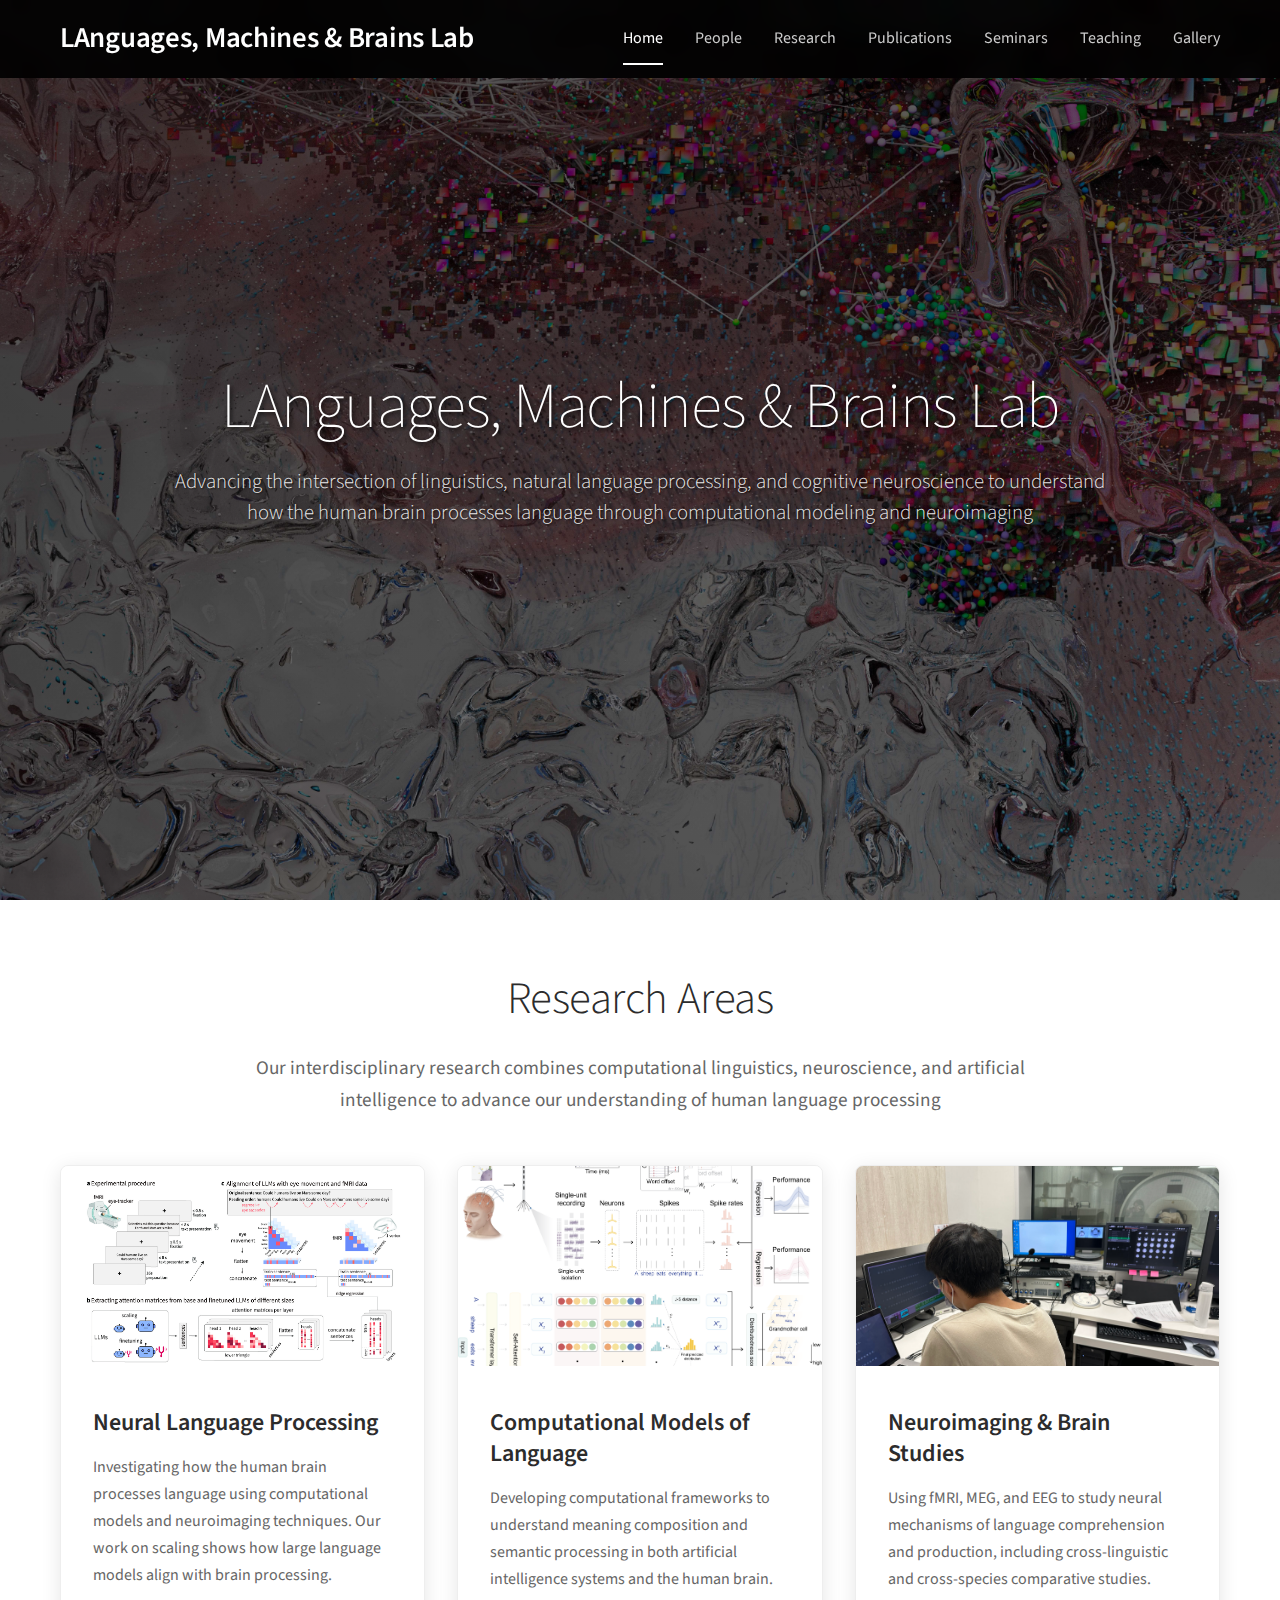
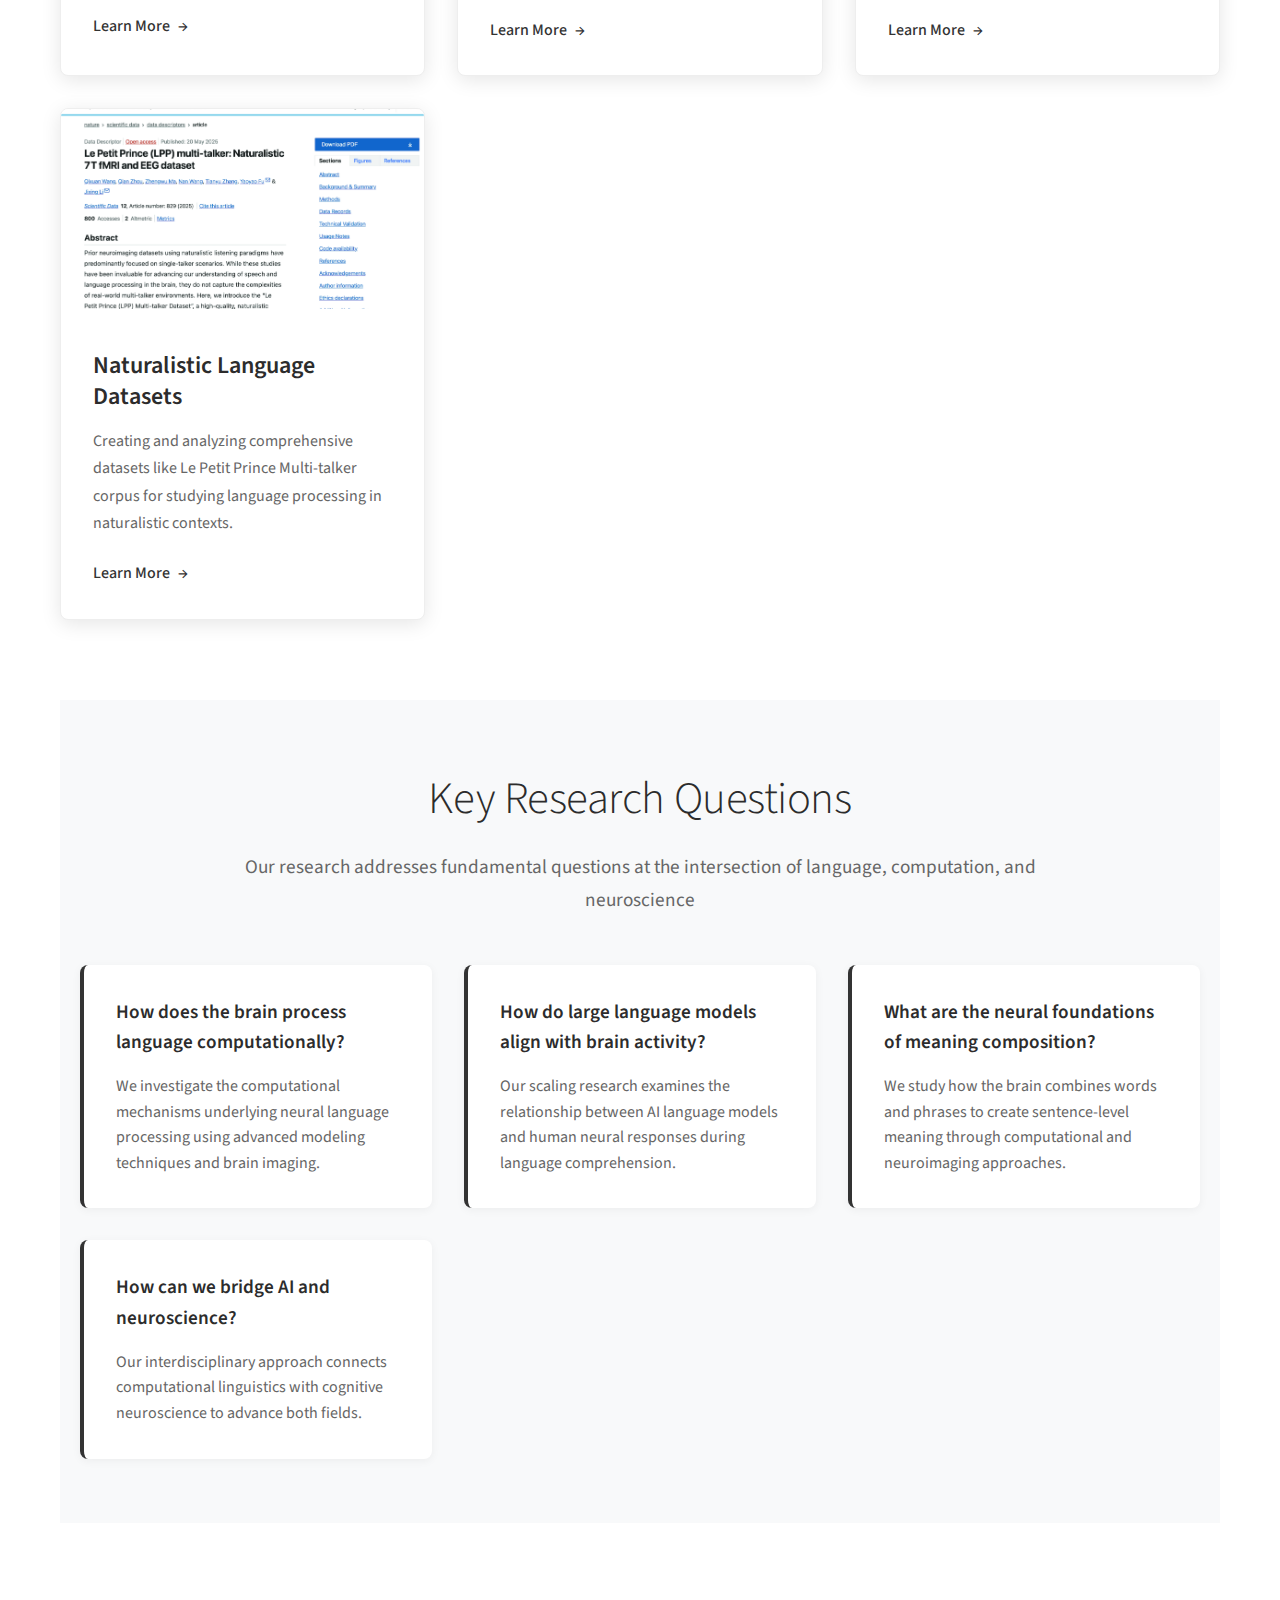
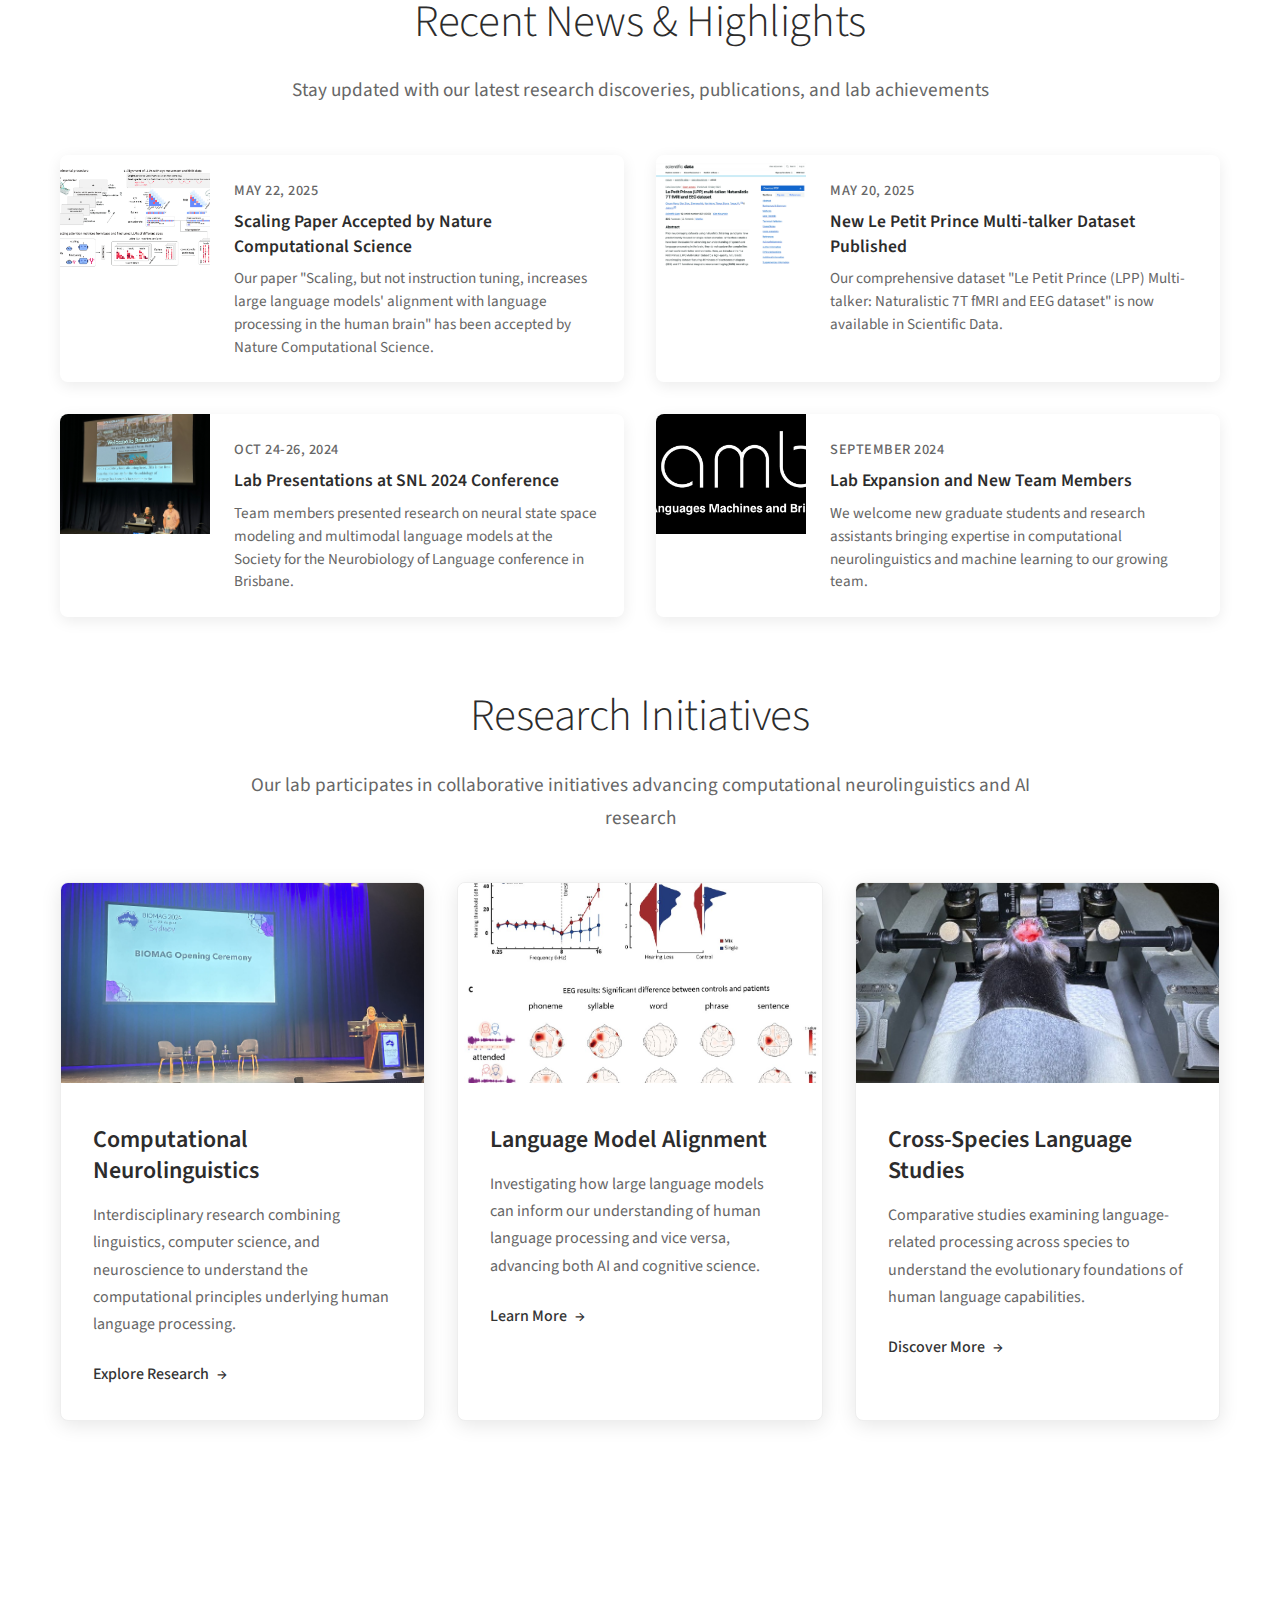
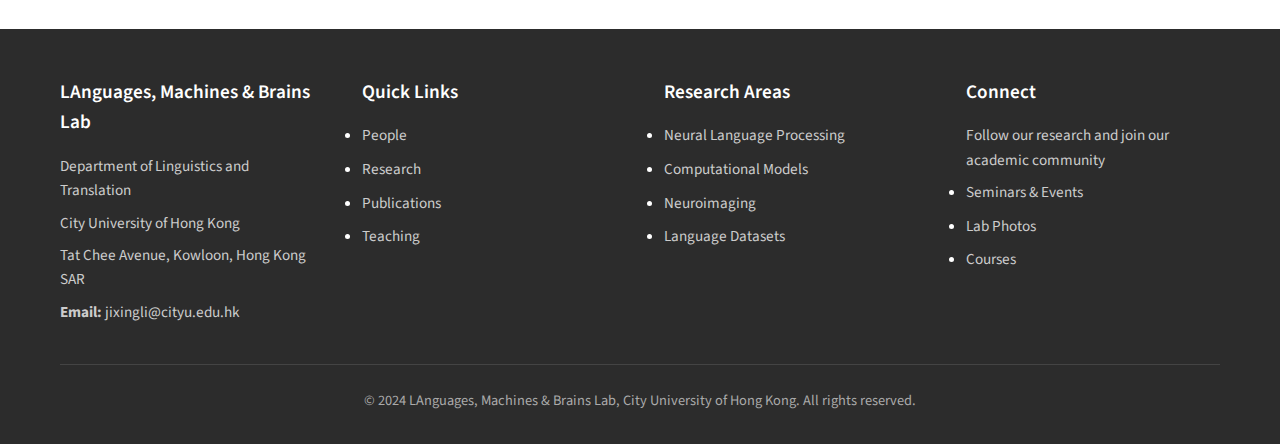
<file: index.html>
<!DOCTYPE html>
<html lang="en">
<head>
    <meta charset="UTF-8">
    <meta name="viewport" content="width=device-width, initial-scale=1.0">
    <title>LAnguages, Machines & Brains Lab</title>
    <link rel="stylesheet" href="styles.css">
    <link href="https://fonts.googleapis.com/css2?family=Source+Sans+Pro:wght@300;400;500;600&display=swap" rel="stylesheet">
</head>
<body>
    <!-- Header - Princeton AI Style -->
    <header class="site-header">
        <div class="header-container">
            <a href="index.html" class="site-title">LAnguages, Machines & Brains Lab</a>
            <nav class="main-nav">
                <ul>
                    <li><a href="index.html" class="active">Home</a></li>
                    <li><a href="people.html">People</a></li>
                    <li><a href="research.html">Research</a></li>
                    <li><a href="publications.html">Publications</a></li>
                    <li><a href="seminars.html">Seminars</a></li>
                    <li><a href="teaching.html">Teaching</a></li>
                    <li><a href="gallery.html">Gallery</a></li>
                </ul>
            </nav>
        </div>
    </header>

    <!-- Hero Section -->
    <section class="hero-section">
        <div class="hero-content">
            <h1 class="hero-title">LAnguages, Machines & Brains Lab</h1>
            <p class="hero-subtitle">
                Advancing the intersection of linguistics, natural language processing, and cognitive neuroscience 
                to understand how the human brain processes language through computational modeling and neuroimaging
            </p>
        </div>
    </section>

    <!-- Main Content -->
    <main class="main-content">
        <div class="container">
            <!-- Research Areas Section -->
            <section class="section">
                <div class="section-header">
                    <h2 class="section-title">Research Areas</h2>
                    <p class="section-subtitle">
                        Our interdisciplinary research combines computational linguistics, neuroscience, and artificial intelligence 
                        to advance our understanding of human language processing
                    </p>
                </div>
                
                <div class="card-grid">
                    <div class="research-card">
                        <img src="images/scaling.jpg" alt="Neural Language Processing" class="card-image">
                        <div class="card-content">
                            <h3 class="card-title">Neural Language Processing</h3>
                            <p class="card-description">
                                Investigating how the human brain processes language using computational models and neuroimaging 
                                techniques. Our work on scaling shows how large language models align with brain processing.
                            </p>
                            <a href="research.html" class="card-link">Learn More</a>
                        </div>
                    </div>
                    
                    <div class="research-card">
                        <img src="images/compscore.jpg" alt="Computational Models" class="card-image">
                        <div class="card-content">
                            <h3 class="card-title">Computational Models of Language</h3>
                            <p class="card-description">
                                Developing computational frameworks to understand meaning composition and semantic processing 
                                in both artificial intelligence systems and the human brain.
                            </p>
                            <a href="research.html" class="card-link">Learn More</a>
                        </div>
                    </div>
                    
                    <div class="research-card">
                        <img src="images/fmriexp.jpg" alt="Neuroimaging Research" class="card-image">
                        <div class="card-content">
                            <h3 class="card-title">Neuroimaging & Brain Studies</h3>
                            <p class="card-description">
                                Using fMRI, MEG, and EEG to study neural mechanisms of language comprehension and production, 
                                including cross-linguistic and cross-species comparative studies.
                            </p>
                            <a href="research.html" class="card-link">Learn More</a>
                        </div>
                    </div>
                    
                    <div class="research-card">
                        <img src="images/lppmulti.jpg" alt="Language Datasets" class="card-image">
                        <div class="card-content">
                            <h3 class="card-title">Naturalistic Language Datasets</h3>
                            <p class="card-description">
                                Creating and analyzing comprehensive datasets like Le Petit Prince Multi-talker corpus 
                                for studying language processing in naturalistic contexts.
                            </p>
                            <a href="research.html" class="card-link">Learn More</a>
                        </div>
                    </div>
                </div>
            </section>

            <!-- Research Questions Section -->
            <section class="research-topics">
                <div class="container">
                    <div class="section-header">
                        <h2 class="section-title">Key Research Questions</h2>
                        <p class="section-subtitle">
                            Our research addresses fundamental questions at the intersection of language, computation, and neuroscience
                        </p>
                    </div>
                    
                    <div class="research-questions">
                        <div class="research-question">
                            <h3>How does the brain process language computationally?</h3>
                            <p>We investigate the computational mechanisms underlying neural language processing using advanced modeling techniques and brain imaging.</p>
                        </div>
                        
                        <div class="research-question">
                            <h3>How do large language models align with brain activity?</h3>
                            <p>Our scaling research examines the relationship between AI language models and human neural responses during language comprehension.</p>
                        </div>
                        
                        <div class="research-question">
                            <h3>What are the neural foundations of meaning composition?</h3>
                            <p>We study how the brain combines words and phrases to create sentence-level meaning through computational and neuroimaging approaches.</p>
                        </div>
                        
                        <div class="research-question">
                            <h3>How can we bridge AI and neuroscience?</h3>
                            <p>Our interdisciplinary approach connects computational linguistics with cognitive neuroscience to advance both fields.</p>
                        </div>
                    </div>
                </div>
            </section>

            <!-- Recent News Section -->
            <section class="news-section">
                <div class="section-header">
                    <h2 class="section-title">Recent News & Highlights</h2>
                    <p class="section-subtitle">
                        Stay updated with our latest research discoveries, publications, and lab achievements
                    </p>
                </div>
                
                <div class="news-grid">
                    <div class="news-item">
                        <img src="images/scaling.jpg" alt="Nature Computational Science" class="news-image">
                        <div class="news-content">
                            <div class="news-date">May 22, 2025</div>
                            <h3 class="news-title">Scaling Paper Accepted by Nature Computational Science</h3>
                            <p class="news-description">
                                Our paper "Scaling, but not instruction tuning, increases large language models' alignment 
                                with language processing in the human brain" has been accepted by Nature Computational Science.
                            </p>
                        </div>
                    </div>
                    
                    <div class="news-item">
                        <img src="images/lppmulti.jpg" alt="LPP Dataset" class="news-image">
                        <div class="news-content">
                            <div class="news-date">May 20, 2025</div>
                            <h3 class="news-title">New Le Petit Prince Multi-talker Dataset Published</h3>
                            <p class="news-description">
                                Our comprehensive dataset "Le Petit Prince (LPP) Multi-talker: Naturalistic 7T fMRI and EEG dataset" 
                                is now available in Scientific Data.
                            </p>
                        </div>
                    </div>
                    
                    <div class="news-item">
                        <img src="images/snl2024.jpg" alt="SNL Conference" class="news-image">
                        <div class="news-content">
                            <div class="news-date">Oct 24-26, 2024</div>
                            <h3 class="news-title">Lab Presentations at SNL 2024 Conference</h3>
                            <p class="news-description">
                                Team members presented research on neural state space modeling and multimodal language models 
                                at the Society for the Neurobiology of Language conference in Brisbane.
                            </p>
                        </div>
                    </div>
                    
                    <div class="news-item">
                        <img src="thumbs/lablogo.jpg" alt="Lab Growth" class="news-image">
                        <div class="news-content">
                            <div class="news-date">September 2024</div>
                            <h3 class="news-title">Lab Expansion and New Team Members</h3>
                            <p class="news-description">
                                We welcome new graduate students and research assistants bringing expertise in computational 
                                neurolinguistics and machine learning to our growing team.
                            </p>
                        </div>
                    </div>
                </div>
            </section>

            <!-- Lab Centers/Initiatives - Princeton Style -->
            <section class="section">
                <div class="section-header">
                    <h2 class="section-title">Research Initiatives</h2>
                    <p class="section-subtitle">
                        Our lab participates in collaborative initiatives advancing computational neurolinguistics and AI research
                    </p>
                </div>
                
                <div class="card-grid">
                    <div class="center-card">
                        <img src="images/biomeg.jpg" alt="Neurolinguistics Initiative" class="card-image">
                        <div class="card-content">
                            <h3 class="card-title">Computational Neurolinguistics</h3>
                            <p class="card-description">
                                Interdisciplinary research combining linguistics, computer science, and neuroscience to understand 
                                the computational principles underlying human language processing.
                            </p>
                            <a href="research.html" class="card-link">Explore Research</a>
                        </div>
                    </div>
                    
                    <div class="center-card">
                        <img src="images/erf.jpg" alt="Language Models Initiative" class="card-image">
                        <div class="card-content">
                            <h3 class="card-title">Language Model Alignment</h3>
                            <p class="card-description">
                                Investigating how large language models can inform our understanding of human language processing 
                                and vice versa, advancing both AI and cognitive science.
                            </p>
                            <a href="research.html" class="card-link">Learn More</a>
                        </div>
                    </div>
                    
                    <div class="center-card">
                        <img src="images/sirg.jpg" alt="Cross-species Research" class="card-image">
                        <div class="card-content">
                            <h3 class="card-title">Cross-Species Language Studies</h3>
                            <p class="card-description">
                                Comparative studies examining language-related processing across species to understand 
                                the evolutionary foundations of human language capabilities.
                            </p>
                            <a href="research.html" class="card-link">Discover More</a>
                        </div>
                    </div>
                </div>
            </section>
        </div>
    </main>

    <!-- Footer -->
    <footer class="site-footer">
        <div class="container">
            <div class="footer-content">
                <div class="footer-section">
                    <h3>LAnguages, Machines & Brains Lab</h3>
                    <p>Department of Linguistics and Translation</p>
                    <p>City University of Hong Kong</p>
                    <p>Tat Chee Avenue, Kowloon, Hong Kong SAR</p>
                    <p><strong>Email:</strong> jixingli@cityu.edu.hk</p>
                </div>
                
                <div class="footer-section">
                    <h3>Quick Links</h3>
                    <ul class="footer-links">
                        <li><a href="people.html">People</a></li>
                        <li><a href="research.html">Research</a></li>
                        <li><a href="publications.html">Publications</a></li>
                        <li><a href="teaching.html">Teaching</a></li>
                    </ul>
                </div>
                
                <div class="footer-section">
                    <h3>Research Areas</h3>
                    <ul class="footer-links">
                        <li><a href="research.html">Neural Language Processing</a></li>
                        <li><a href="research.html">Computational Models</a></li>
                        <li><a href="research.html">Neuroimaging</a></li>
                        <li><a href="research.html">Language Datasets</a></li>
                    </ul>
                </div>
                
                <div class="footer-section">
                    <h3>Connect</h3>
                    <p>Follow our research and join our academic community</p>
                    <ul class="footer-links">
                        <li><a href="seminars.html">Seminars & Events</a></li>
                        <li><a href="gallery.html">Lab Photos</a></li>
                        <li><a href="teaching.html">Courses</a></li>
                    </ul>
                </div>
            </div>
            
            <div class="footer-bottom">
                <p>&copy; 2024 LAnguages, Machines & Brains Lab, City University of Hong Kong. All rights reserved.</p>
            </div>
        </div>
    </footer>
</body>
</html>
</file>
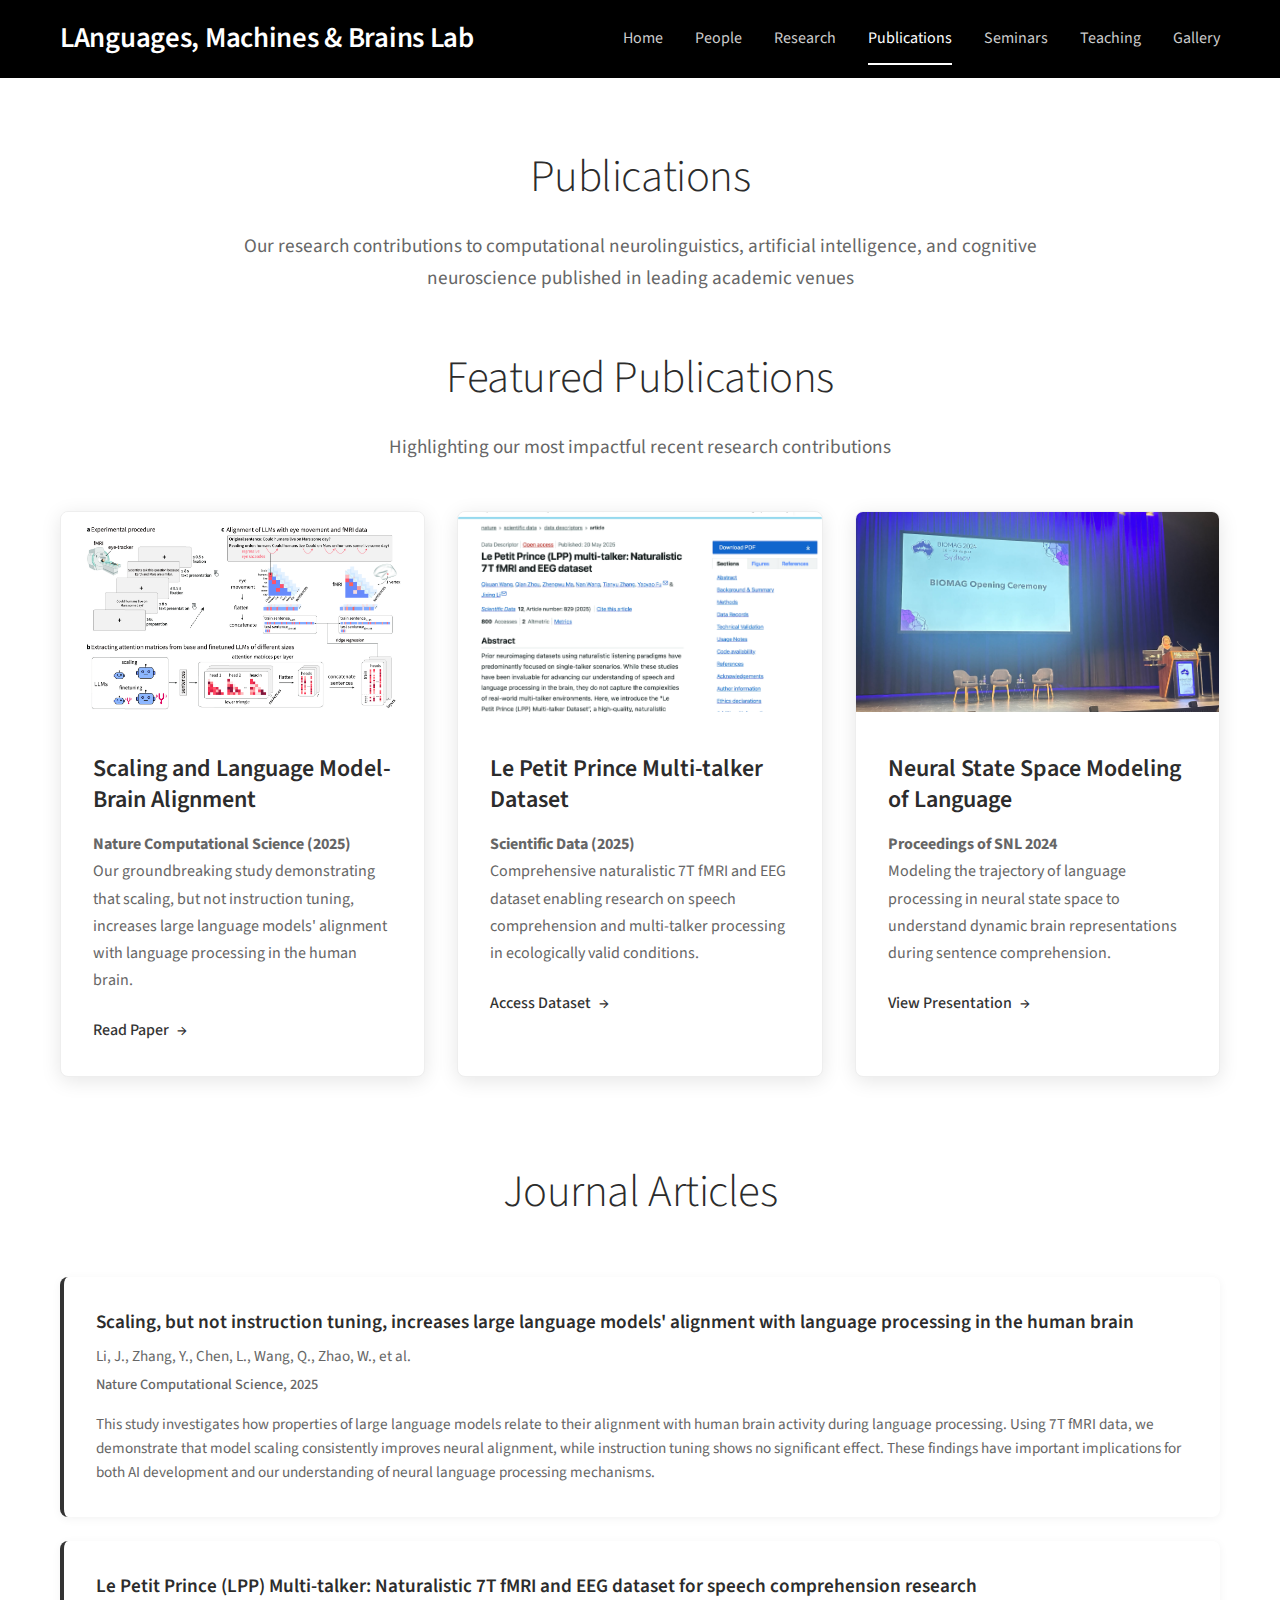
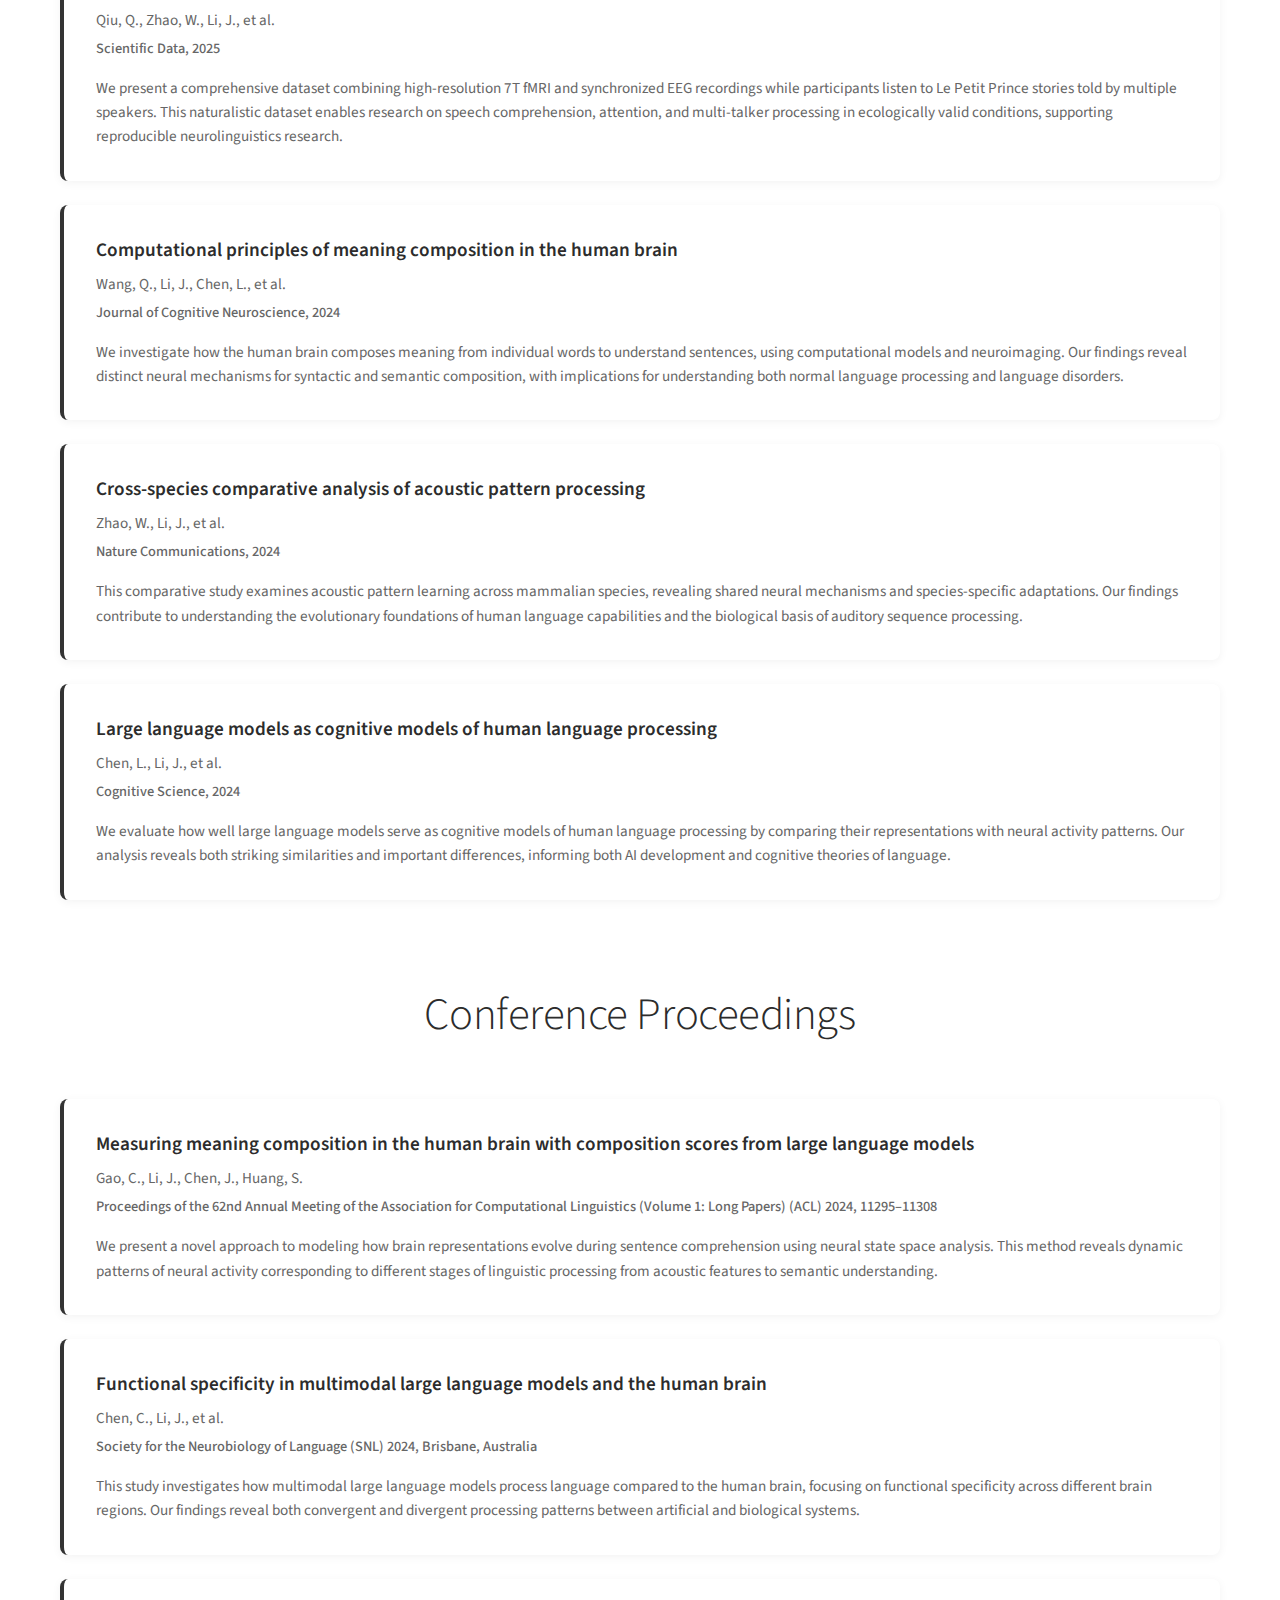
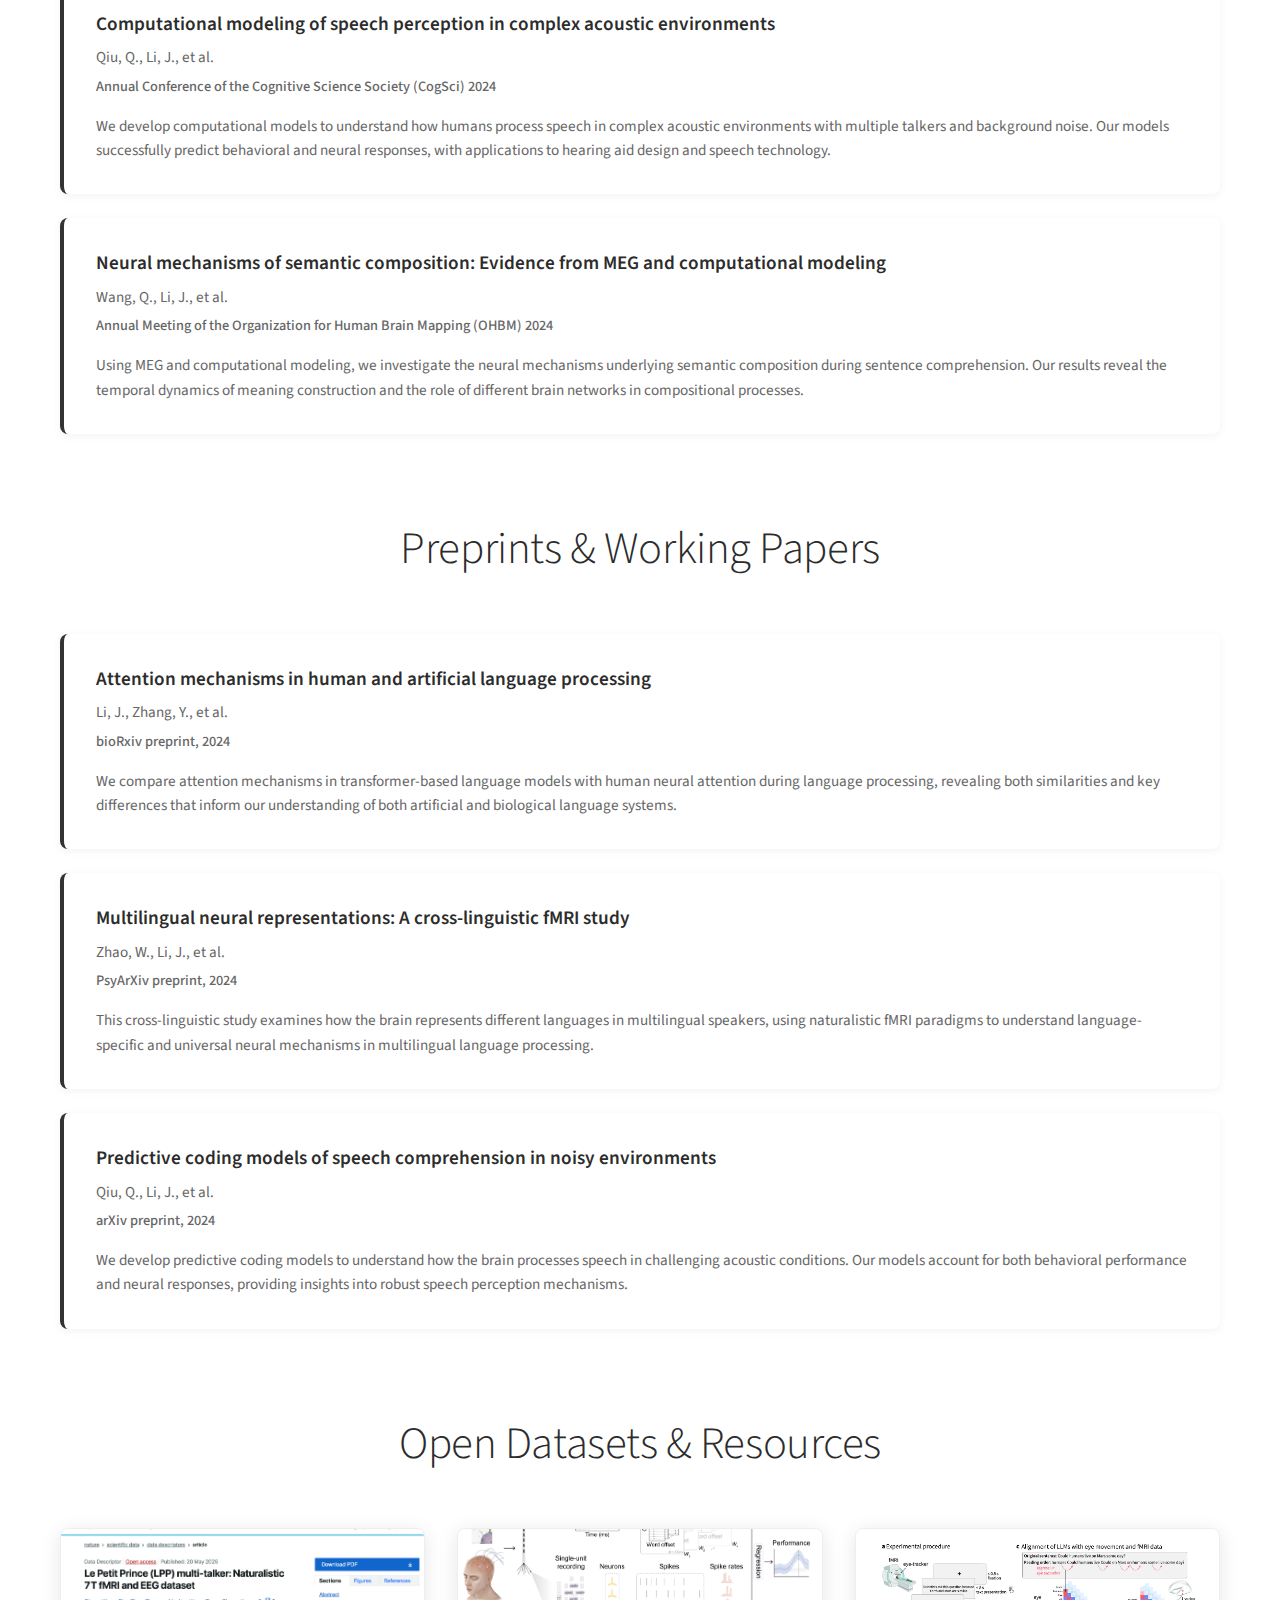
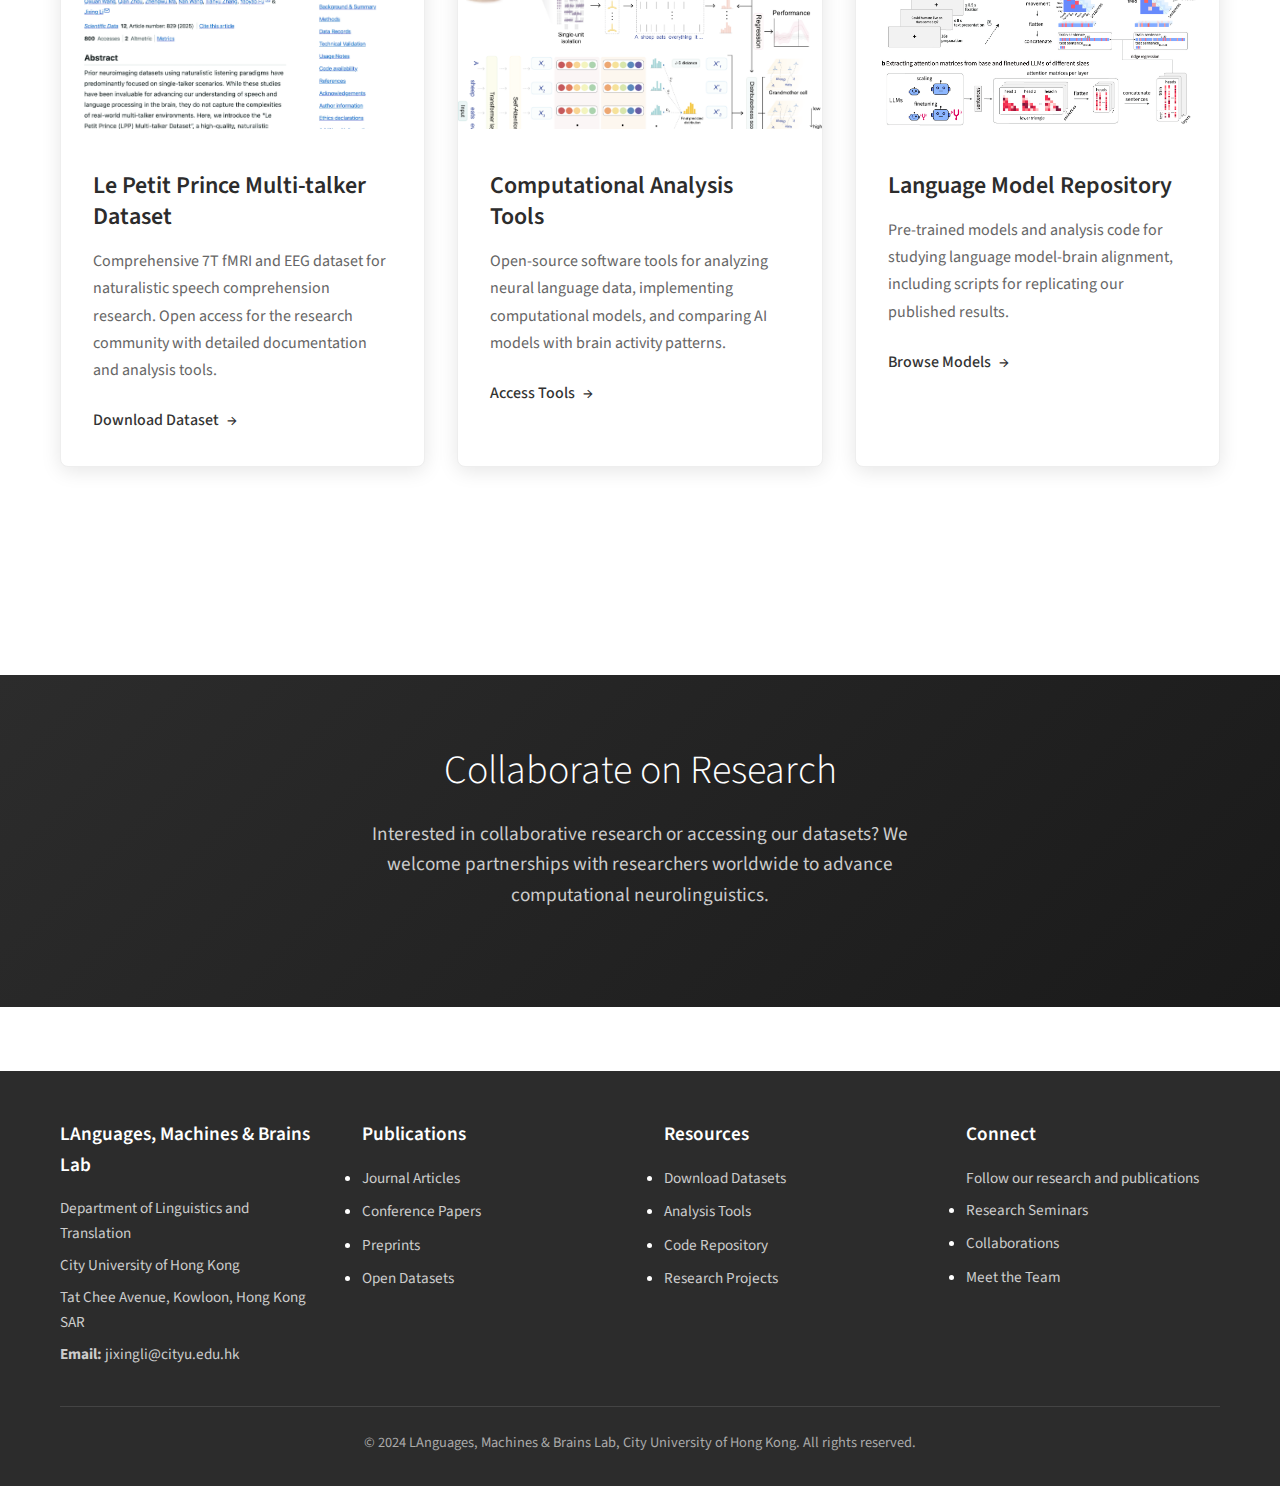
<file: publications.html>
<!DOCTYPE html>
<html lang="en">
<head>
    <meta charset="UTF-8">
    <meta name="viewport" content="width=device-width, initial-scale=1.0">
    <title>Publications - LAnguages, Machines & Brains Lab</title>
    <link rel="stylesheet" href="styles.css">
    <link href="https://fonts.googleapis.com/css2?family=Source+Sans+Pro:wght@300;400;500;600&display=swap" rel="stylesheet">
</head>
<body>
    <!-- Header -->
    <header class="site-header regular-header">
        <div class="header-container">
            <a href="index.html" class="site-title">LAnguages, Machines & Brains Lab</a>
            <nav class="main-nav">
                <ul>
                    <li><a href="index.html">Home</a></li>
                    <li><a href="people.html">People</a></li>
                    <li><a href="research.html">Research</a></li>
                    <li><a href="publications.html" class="active">Publications</a></li>
                    <li><a href="seminars.html">Seminars</a></li>
                    <li><a href="teaching.html">Teaching</a></li>
                    <li><a href="gallery.html">Gallery</a></li>
                </ul>
            </nav>
        </div>
    </header>

    <!-- Main Content -->
    <main class="main-content">
        <div class="container">
            <!-- Page Header -->
            <section class="section-header">
                <h1 class="section-title">Publications</h1>
                <p class="section-subtitle">
                    Our research contributions to computational neurolinguistics, artificial intelligence, 
                    and cognitive neuroscience published in leading academic venues
                </p>
            </section>

            <!-- Featured Publications -->
            <section class="section">
                <div class="section-header">
                    <h2 class="section-title">Featured Publications</h2>
                    <p class="section-subtitle">
                        Highlighting our most impactful recent research contributions
                    </p>
                </div>
                
                <div class="card-grid">
                    <div class="research-card">
                        <img src="images/scaling.jpg" alt="Nature Computational Science" class="card-image">
                        <div class="card-content">
                            <h3 class="card-title">Scaling and Language Model-Brain Alignment</h3>
                            <p class="card-description">
                                <strong>Nature Computational Science (2025)</strong><br>
                                Our groundbreaking study demonstrating that scaling, but not instruction tuning, 
                                increases large language models' alignment with language processing in the human brain.
                            </p>
                            <a href="#" class="card-link">Read Paper</a>
                        </div>
                    </div>
                    
                    <div class="research-card">
                        <img src="images/lppmulti.jpg" alt="Scientific Data" class="card-image">
                        <div class="card-content">
                            <h3 class="card-title">Le Petit Prince Multi-talker Dataset</h3>
                            <p class="card-description">
                                <strong>Scientific Data (2025)</strong><br>
                                Comprehensive naturalistic 7T fMRI and EEG dataset enabling research on speech 
                                comprehension and multi-talker processing in ecologically valid conditions.
                            </p>
                            <a href="#" class="card-link">Access Dataset</a>
                        </div>
                    </div>
                    
                    <div class="research-card">
                        <img src="images/biomeg.jpg" alt="Neural State Space" class="card-image">
                        <div class="card-content">
                            <h3 class="card-title">Neural State Space Modeling of Language</h3>
                            <p class="card-description">
                                <strong>Proceedings of SNL 2024</strong><br>
                                Modeling the trajectory of language processing in neural state space to understand 
                                dynamic brain representations during sentence comprehension.
                            </p>
                            <a href="#" class="card-link">View Presentation</a>
                        </div>
                    </div>
                </div>
            </section>

            <!-- Journal Articles -->
            <section class="section">
                <div class="section-header">
                    <h2 class="section-title">Journal Articles</h2>
                </div>
                
                <div class="publication-item">
                    <h3 class="publication-title">Scaling, but not instruction tuning, increases large language models' alignment with language processing in the human brain</h3>
                    <p class="publication-authors">Li, J., Zhang, Y., Chen, L., Wang, Q., Zhao, W., et al.</p>
                    <p class="publication-venue">Nature Computational Science, 2025</p>
                    <p class="publication-description">
                        This study investigates how properties of large language models relate to their alignment with human brain activity 
                        during language processing. Using 7T fMRI data, we demonstrate that model scaling consistently improves neural alignment, 
                        while instruction tuning shows no significant effect. These findings have important implications for both AI development 
                        and our understanding of neural language processing mechanisms.
                    </p>
                </div>
                
                <div class="publication-item">
                    <h3 class="publication-title">Le Petit Prince (LPP) Multi-talker: Naturalistic 7T fMRI and EEG dataset for speech comprehension research</h3>
                    <p class="publication-authors">Qiu, Q., Zhao, W., Li, J., et al.</p>
                    <p class="publication-venue">Scientific Data, 2025</p>
                    <p class="publication-description">
                        We present a comprehensive dataset combining high-resolution 7T fMRI and synchronized EEG recordings while participants 
                        listen to Le Petit Prince stories told by multiple speakers. This naturalistic dataset enables research on speech 
                        comprehension, attention, and multi-talker processing in ecologically valid conditions, supporting reproducible 
                        neurolinguistics research.
                    </p>
                </div>
                
                <div class="publication-item">
                    <h3 class="publication-title">Computational principles of meaning composition in the human brain</h3>
                    <p class="publication-authors">Wang, Q., Li, J., Chen, L., et al.</p>
                    <p class="publication-venue">Journal of Cognitive Neuroscience, 2024</p>
                    <p class="publication-description">
                        We investigate how the human brain composes meaning from individual words to understand sentences, using computational 
                        models and neuroimaging. Our findings reveal distinct neural mechanisms for syntactic and semantic composition, 
                        with implications for understanding both normal language processing and language disorders.
                    </p>
                </div>
                
                <div class="publication-item">
                    <h3 class="publication-title">Cross-species comparative analysis of acoustic pattern processing</h3>
                    <p class="publication-authors">Zhao, W., Li, J., et al.</p>
                    <p class="publication-venue">Nature Communications, 2024</p>
                    <p class="publication-description">
                        This comparative study examines acoustic pattern learning across mammalian species, revealing shared neural mechanisms 
                        and species-specific adaptations. Our findings contribute to understanding the evolutionary foundations of human language 
                        capabilities and the biological basis of auditory sequence processing.
                    </p>
                </div>
                
                <div class="publication-item">
                    <h3 class="publication-title">Large language models as cognitive models of human language processing</h3>
                    <p class="publication-authors">Chen, L., Li, J., et al.</p>
                    <p class="publication-venue">Cognitive Science, 2024</p>
                    <p class="publication-description">
                        We evaluate how well large language models serve as cognitive models of human language processing by comparing their 
                        representations with neural activity patterns. Our analysis reveals both striking similarities and important differences, 
                        informing both AI development and cognitive theories of language.
                    </p>
                </div>
            </section>

            <!-- Conference Proceedings -->
            <section class="section">
                <div class="section-header">
                    <h2 class="section-title">Conference Proceedings</h2>
                </div>
                
                <div class="publication-item">
                    <h3 class="publication-title">Measuring meaning composition in the human brain with composition scores from large language models</h3>
                    <p class="publication-authors">Gao, C., Li, J., Chen, J., Huang, S.</p>
                    <p class="publication-venue">Proceedings of the 62nd Annual Meeting of the Association for Computational Linguistics (Volume 1: Long Papers) (ACL) 2024, 11295–11308</p>
                    <p class="publication-description">
                        We present a novel approach to modeling how brain representations evolve during sentence comprehension using neural 
                        state space analysis. This method reveals dynamic patterns of neural activity corresponding to different stages of 
                        linguistic processing from acoustic features to semantic understanding.
                    </p>
                </div>
                
                <div class="publication-item">
                    <h3 class="publication-title">Functional specificity in multimodal large language models and the human brain</h3>
                    <p class="publication-authors">Chen, C., Li, J., et al.</p>
                    <p class="publication-venue">Society for the Neurobiology of Language (SNL) 2024, Brisbane, Australia</p>
                    <p class="publication-description">
                        This study investigates how multimodal large language models process language compared to the human brain, focusing on 
                        functional specificity across different brain regions. Our findings reveal both convergent and divergent processing 
                        patterns between artificial and biological systems.
                    </p>
                </div>
                
                <div class="publication-item">
                    <h3 class="publication-title">Computational modeling of speech perception in complex acoustic environments</h3>
                    <p class="publication-authors">Qiu, Q., Li, J., et al.</p>
                    <p class="publication-venue">Annual Conference of the Cognitive Science Society (CogSci) 2024</p>
                    <p class="publication-description">
                        We develop computational models to understand how humans process speech in complex acoustic environments with multiple 
                        talkers and background noise. Our models successfully predict behavioral and neural responses, with applications to 
                        hearing aid design and speech technology.
                    </p>
                </div>
                
                <div class="publication-item">
                    <h3 class="publication-title">Neural mechanisms of semantic composition: Evidence from MEG and computational modeling</h3>
                    <p class="publication-authors">Wang, Q., Li, J., et al.</p>
                    <p class="publication-venue">Annual Meeting of the Organization for Human Brain Mapping (OHBM) 2024</p>
                    <p class="publication-description">
                        Using MEG and computational modeling, we investigate the neural mechanisms underlying semantic composition during sentence 
                        comprehension. Our results reveal the temporal dynamics of meaning construction and the role of different brain networks 
                        in compositional processes.
                    </p>
                </div>
            </section>

            <!-- Preprints & Working Papers -->
            <section class="section">
                <div class="section-header">
                    <h2 class="section-title">Preprints & Working Papers</h2>
                </div>
                
                <div class="publication-item">
                    <h3 class="publication-title">Attention mechanisms in human and artificial language processing</h3>
                    <p class="publication-authors">Li, J., Zhang, Y., et al.</p>
                    <p class="publication-venue">bioRxiv preprint, 2024</p>
                    <p class="publication-description">
                        We compare attention mechanisms in transformer-based language models with human neural attention during language 
                        processing, revealing both similarities and key differences that inform our understanding of both artificial and 
                        biological language systems.
                    </p>
                </div>
                
                <div class="publication-item">
                    <h3 class="publication-title">Multilingual neural representations: A cross-linguistic fMRI study</h3>
                    <p class="publication-authors">Zhao, W., Li, J., et al.</p>
                    <p class="publication-venue">PsyArXiv preprint, 2024</p>
                    <p class="publication-description">
                        This cross-linguistic study examines how the brain represents different languages in multilingual speakers, using 
                        naturalistic fMRI paradigms to understand language-specific and universal neural mechanisms in multilingual language processing.
                    </p>
                </div>
                
                <div class="publication-item">
                    <h3 class="publication-title">Predictive coding models of speech comprehension in noisy environments</h3>
                    <p class="publication-authors">Qiu, Q., Li, J., et al.</p>
                    <p class="publication-venue">arXiv preprint, 2024</p>
                    <p class="publication-description">
                        We develop predictive coding models to understand how the brain processes speech in challenging acoustic conditions. 
                        Our models account for both behavioral performance and neural responses, providing insights into robust speech perception mechanisms.
                    </p>
                </div>
            </section>

            <!-- Datasets & Resources -->
            <section class="section">
                <div class="section-header">
                    <h2 class="section-title">Open Datasets & Resources</h2>
                </div>
                
                <div class="card-grid">
                    <div class="center-card">
                        <img src="images/lppmulti.jpg" alt="LPP Dataset" class="card-image">
                        <div class="card-content">
                            <h3 class="card-title">Le Petit Prince Multi-talker Dataset</h3>
                            <p class="card-description">
                                Comprehensive 7T fMRI and EEG dataset for naturalistic speech comprehension research. 
                                Open access for the research community with detailed documentation and analysis tools.
                            </p>
                            <a href="#" class="card-link">Download Dataset</a>
                        </div>
                    </div>
                    
                    <div class="center-card">
                        <img src="images/compscore.jpg" alt="Computational Tools" class="card-image">
                        <div class="card-content">
                            <h3 class="card-title">Computational Analysis Tools</h3>
                            <p class="card-description">
                                Open-source software tools for analyzing neural language data, implementing computational models, 
                                and comparing AI models with brain activity patterns.
                            </p>
                            <a href="#" class="card-link">Access Tools</a>
                        </div>
                    </div>
                    
                    <div class="center-card">
                        <img src="images/scaling.jpg" alt="Model Repository" class="card-image">
                        <div class="card-content">
                            <h3 class="card-title">Language Model Repository</h3>
                            <p class="card-description">
                                Pre-trained models and analysis code for studying language model-brain alignment, 
                                including scripts for replicating our published results.
                            </p>
                            <a href="#" class="card-link">Browse Models</a>
                        </div>
                    </div>
                </div>
            </section>
        </div>
    </main>

    <!-- Publications CTA -->
    <section class="cta-section">
        <div class="container">
            <h2 class="cta-title">Collaborate on Research</h2>
            <p class="cta-description">
                Interested in collaborative research or accessing our datasets? We welcome partnerships 
                with researchers worldwide to advance computational neurolinguistics.
            </p>
        </div>
    </section>

    <!-- Footer -->
    <footer class="site-footer">
        <div class="container">
            <div class="footer-content">
                <div class="footer-section">
                    <h3>LAnguages, Machines & Brains Lab</h3>
                    <p>Department of Linguistics and Translation</p>
                    <p>City University of Hong Kong</p>
                    <p>Tat Chee Avenue, Kowloon, Hong Kong SAR</p>
                    <p><strong>Email:</strong> jixingli@cityu.edu.hk</p>
                </div>
                
                <div class="footer-section">
                    <h3>Publications</h3>
                    <ul class="footer-links">
                        <li><a href="#journal-articles">Journal Articles</a></li>
                        <li><a href="#conference-proceedings">Conference Papers</a></li>
                        <li><a href="#preprints">Preprints</a></li>
                        <li><a href="#datasets">Open Datasets</a></li>
                    </ul>
                </div>
                
                <div class="footer-section">
                    <h3>Resources</h3>
                    <ul class="footer-links">
                        <li><a href="#">Download Datasets</a></li>
                        <li><a href="#">Analysis Tools</a></li>
                        <li><a href="#">Code Repository</a></li>
                        <li><a href="research.html">Research Projects</a></li>
                    </ul>
                </div>
                
                <div class="footer-section">
                    <h3>Connect</h3>
                    <p>Follow our research and publications</p>
                    <ul class="footer-links">
                        <li><a href="seminars.html">Research Seminars</a></li>
                        <li><a href="contact.html">Collaborations</a></li>
                        <li><a href="people.html">Meet the Team</a></li>
                    </ul>
                </div>
            </div>
            
            <div class="footer-bottom">
                <p>&copy; 2024 LAnguages, Machines & Brains Lab, City University of Hong Kong. All rights reserved.</p>
            </div>
        </div>
    </footer>
</body>
</html>
</file>
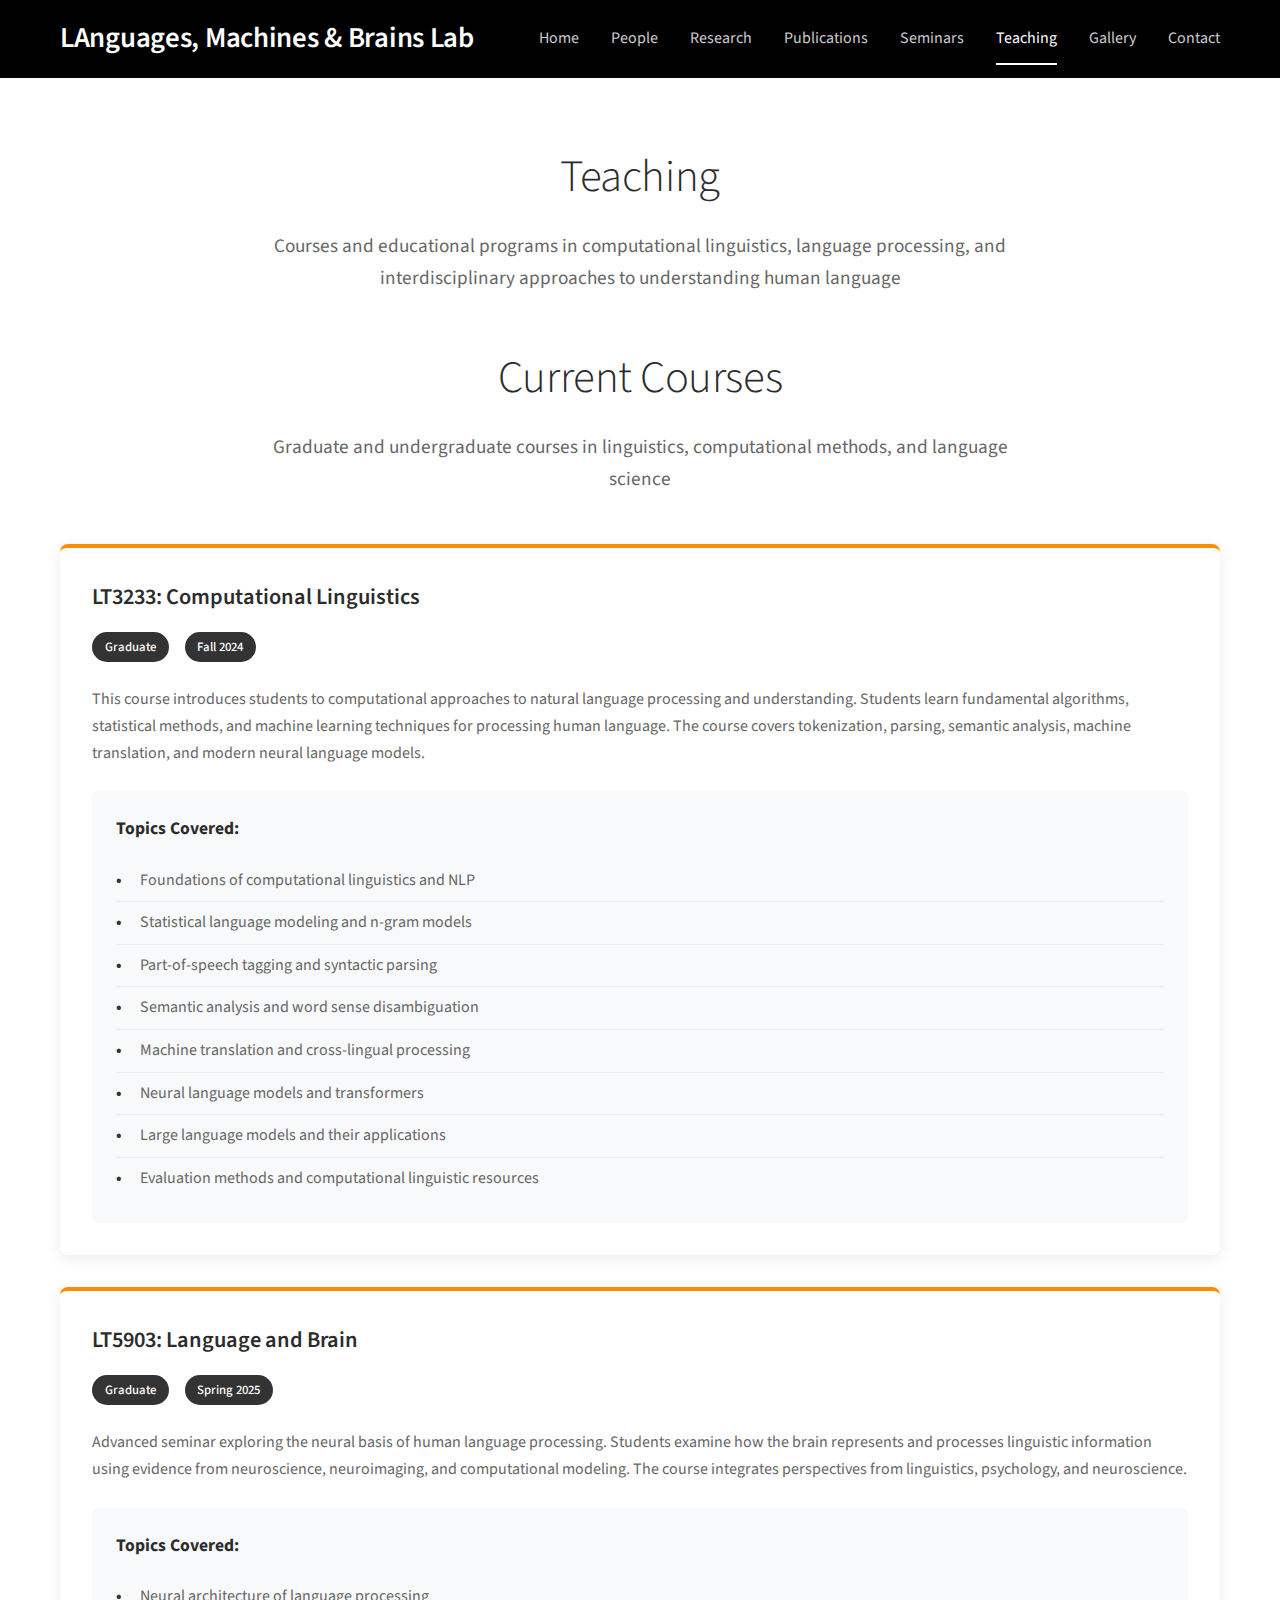
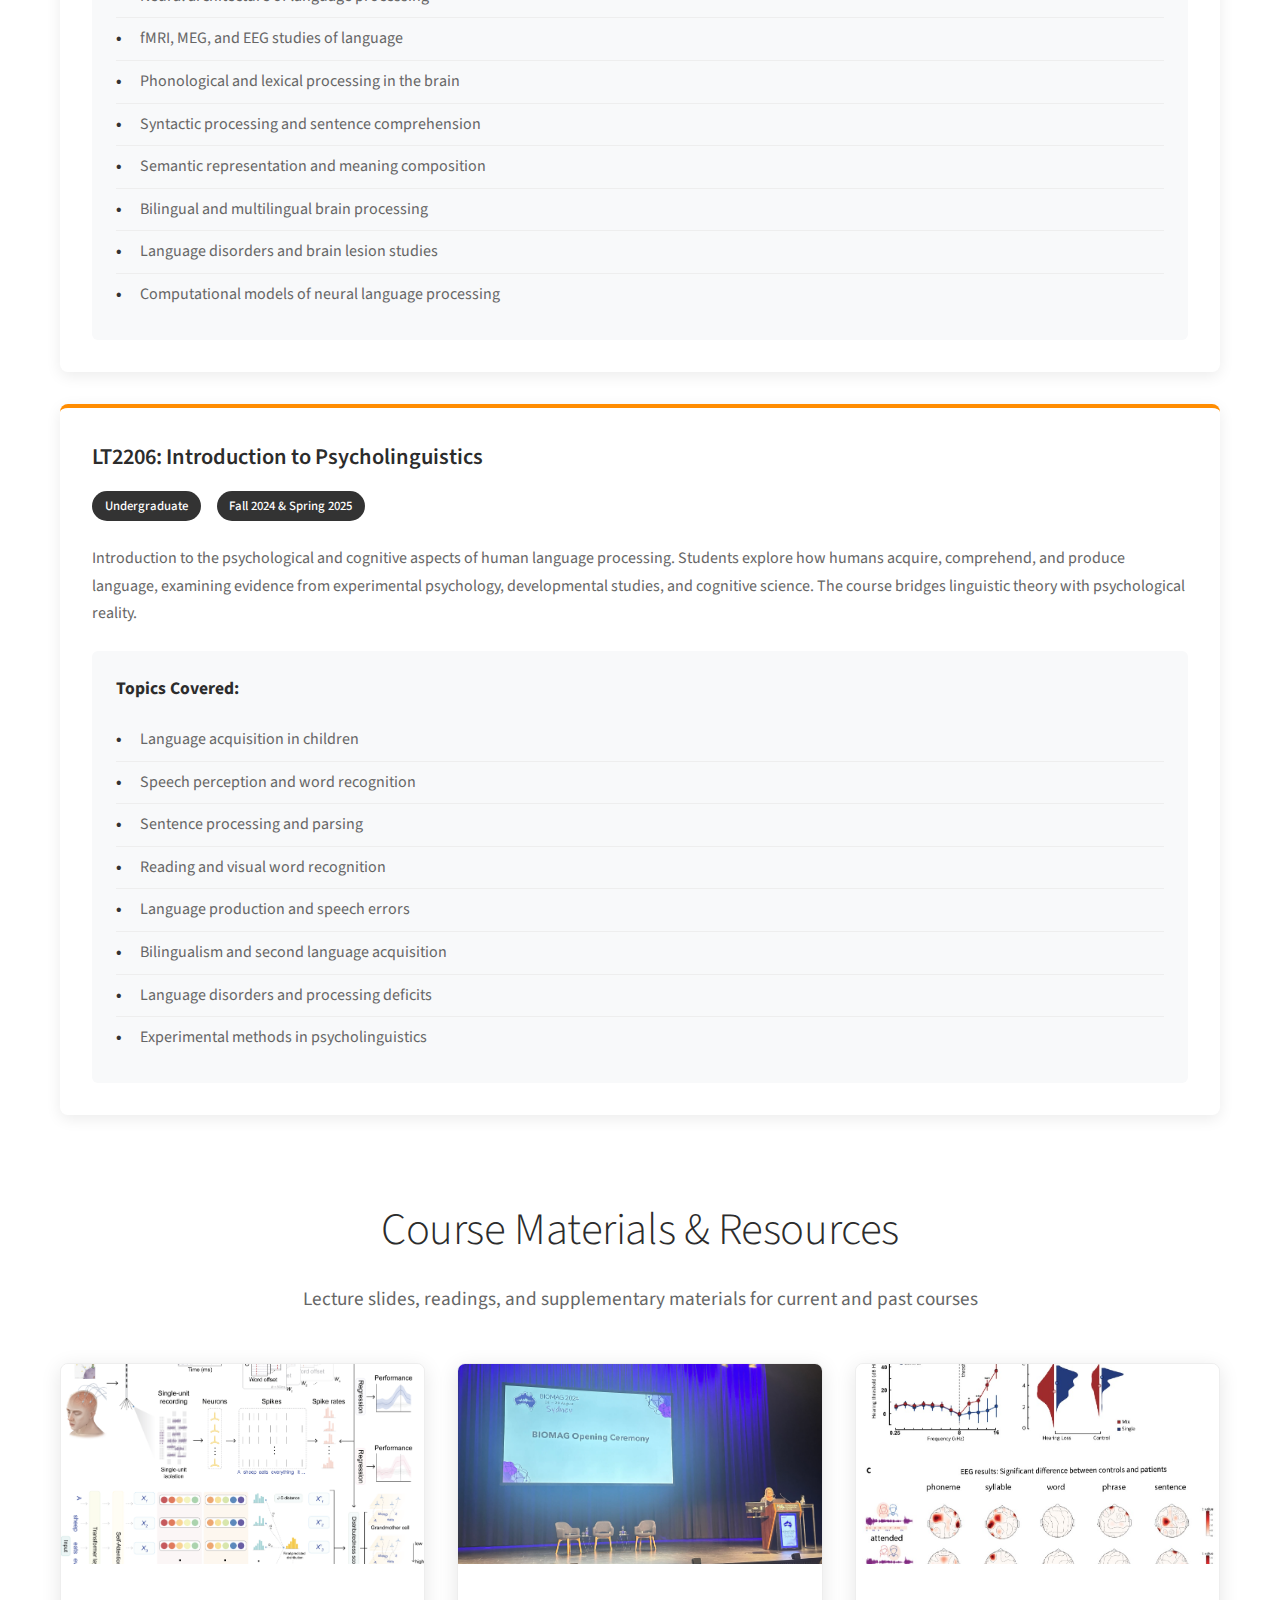
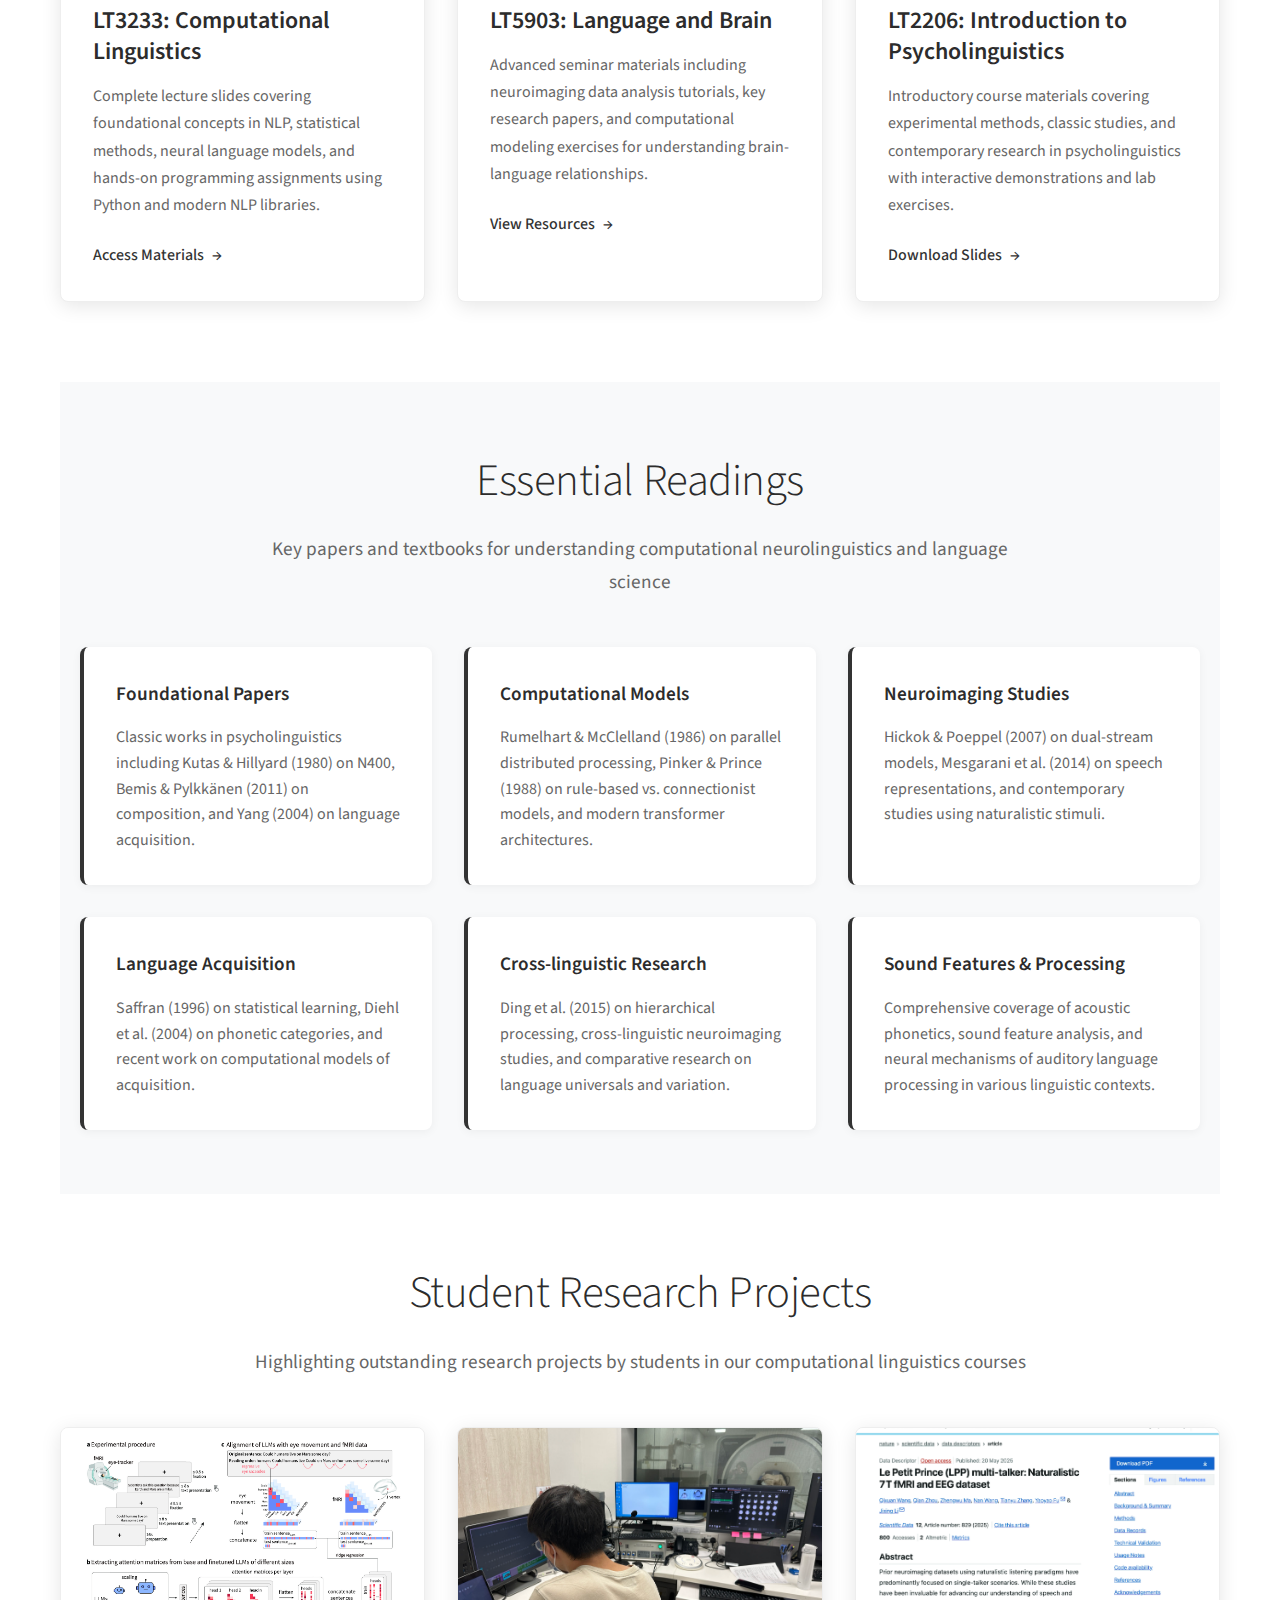
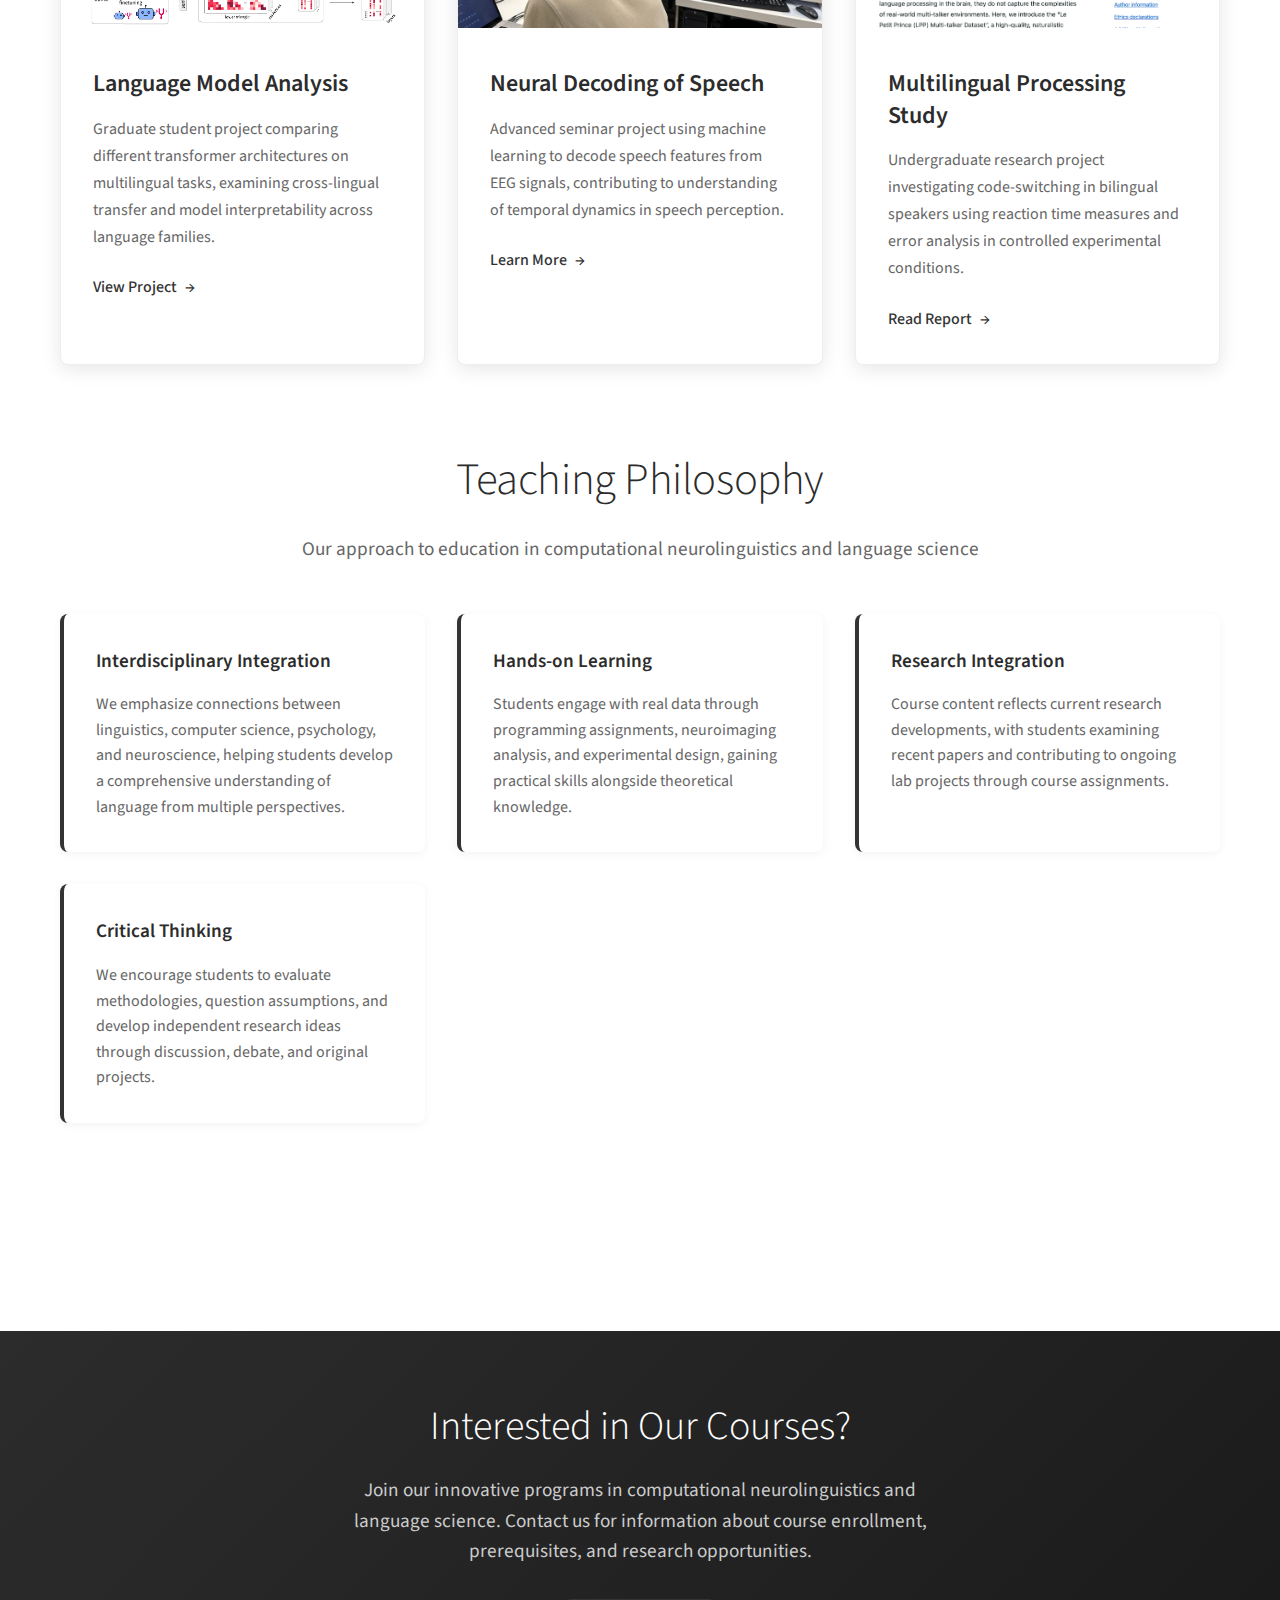
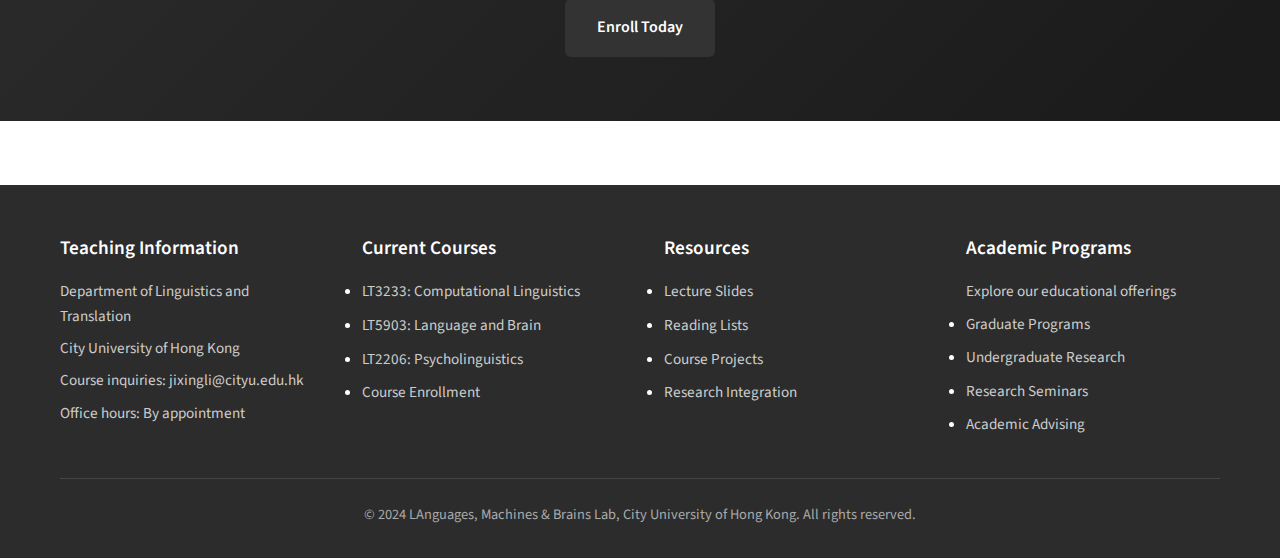
<file: teaching.html>
<!DOCTYPE html>
<html lang="en">
<head>
    <meta charset="UTF-8">
    <meta name="viewport" content="width=device-width, initial-scale=1.0">
    <title>Teaching - LAnguages, Machines & Brains Lab</title>
    <link rel="stylesheet" href="styles.css">
    <link href="https://fonts.googleapis.com/css2?family=Source+Sans+Pro:wght@300;400;500;600&display=swap" rel="stylesheet">
</head>
<body>
    <!-- Header -->
    <header class="site-header regular-header">
        <div class="header-container">
            <a href="index.html" class="site-title">LAnguages, Machines & Brains Lab</a>
            <nav class="main-nav">
                <ul>
                    <li><a href="index.html">Home</a></li>
                    <li><a href="people.html">People</a></li>
                    <li><a href="research.html">Research</a></li>
                    <li><a href="publications.html">Publications</a></li>
                    <li><a href="seminars.html">Seminars</a></li>
                    <li><a href="teaching.html" class="active">Teaching</a></li>
                    <li><a href="gallery.html">Gallery</a></li>
                    <li><a href="contact.html">Contact</a></li>
                </ul>
            </nav>
        </div>
    </header>

    <!-- Main Content -->
    <main class="main-content">
        <div class="container">
            <!-- Page Header -->
            <section class="section-header">
                <h1 class="section-title">Teaching</h1>
                <p class="section-subtitle">
                    Courses and educational programs in computational linguistics, language processing, 
                    and interdisciplinary approaches to understanding human language
                </p>
            </section>

            <!-- Current Courses -->
            <section class="section">
                <div class="section-header">
                    <h2 class="section-title">Current Courses</h2>
                    <p class="section-subtitle">
                        Graduate and undergraduate courses in linguistics, computational methods, and language science
                    </p>
                </div>
                
                <div class="course-card">
                    <h3 class="course-title">LT3233: Computational Linguistics</h3>
                    <div class="course-meta">
                        <span class="course-level">Graduate</span>
                        <span class="course-semester">Fall 2024</span>
                    </div>
                    <p class="course-description">
                        This course introduces students to computational approaches to natural language processing and 
                        understanding. Students learn fundamental algorithms, statistical methods, and machine learning 
                        techniques for processing human language. The course covers tokenization, parsing, semantic analysis, 
                        machine translation, and modern neural language models.
                    </p>
                    <div class="course-topics">
                        <h4>Topics Covered:</h4>
                        <ul>
                            <li>Foundations of computational linguistics and NLP</li>
                            <li>Statistical language modeling and n-gram models</li>
                            <li>Part-of-speech tagging and syntactic parsing</li>
                            <li>Semantic analysis and word sense disambiguation</li>
                            <li>Machine translation and cross-lingual processing</li>
                            <li>Neural language models and transformers</li>
                            <li>Large language models and their applications</li>
                            <li>Evaluation methods and computational linguistic resources</li>
                        </ul>
                    </div>
                </div>
                
                <div class="course-card">
                    <h3 class="course-title">LT5903: Language and Brain</h3>
                    <div class="course-meta">
                        <span class="course-level">Graduate</span>
                        <span class="course-semester">Spring 2025</span>
                    </div>
                    <p class="course-description">
                        Advanced seminar exploring the neural basis of human language processing. Students examine how the brain 
                        represents and processes linguistic information using evidence from neuroscience, neuroimaging, and 
                        computational modeling. The course integrates perspectives from linguistics, psychology, and neuroscience.
                    </p>
                    <div class="course-topics">
                        <h4>Topics Covered:</h4>
                        <ul>
                            <li>Neural architecture of language processing</li>
                            <li>fMRI, MEG, and EEG studies of language</li>
                            <li>Phonological and lexical processing in the brain</li>
                            <li>Syntactic processing and sentence comprehension</li>
                            <li>Semantic representation and meaning composition</li>
                            <li>Bilingual and multilingual brain processing</li>
                            <li>Language disorders and brain lesion studies</li>
                            <li>Computational models of neural language processing</li>
                        </ul>
                    </div>
                </div>
                
                <div class="course-card">
                    <h3 class="course-title">LT2206: Introduction to Psycholinguistics</h3>
                    <div class="course-meta">
                        <span class="course-level">Undergraduate</span>
                        <span class="course-semester">Fall 2024 & Spring 2025</span>
                    </div>
                    <p class="course-description">
                        Introduction to the psychological and cognitive aspects of human language processing. Students explore how 
                        humans acquire, comprehend, and produce language, examining evidence from experimental psychology, 
                        developmental studies, and cognitive science. The course bridges linguistic theory with psychological reality.
                    </p>
                    <div class="course-topics">
                        <h4>Topics Covered:</h4>
                        <ul>
                            <li>Language acquisition in children</li>
                            <li>Speech perception and word recognition</li>
                            <li>Sentence processing and parsing</li>
                            <li>Reading and visual word recognition</li>
                            <li>Language production and speech errors</li>
                            <li>Bilingualism and second language acquisition</li>
                            <li>Language disorders and processing deficits</li>
                            <li>Experimental methods in psycholinguistics</li>
                        </ul>
                    </div>
                </div>
            </section>

            <!-- Lecture Materials -->
            <section class="section">
                <div class="section-header">
                    <h2 class="section-title">Course Materials & Resources</h2>
                    <p class="section-subtitle">
                        Lecture slides, readings, and supplementary materials for current and past courses
                    </p>
                </div>
                
                <div class="card-grid">
                    <div class="research-card">
                        <img src="images/compscore.jpg" alt="LT3233 Materials" class="card-image">
                        <div class="card-content">
                            <h3 class="card-title">LT3233: Computational Linguistics</h3>
                            <p class="card-description">
                                Complete lecture slides covering foundational concepts in NLP, statistical methods, 
                                neural language models, and hands-on programming assignments using Python and modern NLP libraries.
                            </p>
                            <a href="#" class="card-link">Access Materials</a>
                        </div>
                    </div>
                    
                    <div class="research-card">
                        <img src="images/biomeg.jpg" alt="LT5903 Materials" class="card-image">
                        <div class="card-content">
                            <h3 class="card-title">LT5903: Language and Brain</h3>
                            <p class="card-description">
                                Advanced seminar materials including neuroimaging data analysis tutorials, 
                                key research papers, and computational modeling exercises for understanding brain-language relationships.
                            </p>
                            <a href="#" class="card-link">View Resources</a>
                        </div>
                    </div>
                    
                    <div class="research-card">
                        <img src="images/erf.jpg" alt="LT2206 Materials" class="card-image">
                        <div class="card-content">
                            <h3 class="card-title">LT2206: Introduction to Psycholinguistics</h3>
                            <p class="card-description">
                                Introductory course materials covering experimental methods, classic studies, 
                                and contemporary research in psycholinguistics with interactive demonstrations and lab exercises.
                            </p>
                            <a href="#" class="card-link">Download Slides</a>
                        </div>
                    </div>
                </div>
            </section>

            <!-- Reading Lists -->
            <section class="research-topics">
                <div class="container">
                    <div class="section-header">
                        <h2 class="section-title">Essential Readings</h2>
                        <p class="section-subtitle">
                            Key papers and textbooks for understanding computational neurolinguistics and language science
                        </p>
                    </div>
                    
                    <div class="research-questions">
                        <div class="research-question">
                            <h3>Foundational Papers</h3>
                            <p>Classic works in psycholinguistics including Kutas & Hillyard (1980) on N400, 
                            Bemis & Pylkkänen (2011) on composition, and Yang (2004) on language acquisition.</p>
                        </div>
                        
                        <div class="research-question">
                            <h3>Computational Models</h3>
                            <p>Rumelhart & McClelland (1986) on parallel distributed processing, 
                            Pinker & Prince (1988) on rule-based vs. connectionist models, and modern transformer architectures.</p>
                        </div>
                        
                        <div class="research-question">
                            <h3>Neuroimaging Studies</h3>
                            <p>Hickok & Poeppel (2007) on dual-stream models, Mesgarani et al. (2014) on speech representations, 
                            and contemporary studies using naturalistic stimuli.</p>
                        </div>
                        
                        <div class="research-question">
                            <h3>Language Acquisition</h3>
                            <p>Saffran (1996) on statistical learning, Diehl et al. (2004) on phonetic categories, 
                            and recent work on computational models of acquisition.</p>
                        </div>
                        
                        <div class="research-question">
                            <h3>Cross-linguistic Research</h3>
                            <p>Ding et al. (2015) on hierarchical processing, cross-linguistic neuroimaging studies, 
                            and comparative research on language universals and variation.</p>
                        </div>
                        
                        <div class="research-question">
                            <h3>Sound Features & Processing</h3>
                            <p>Comprehensive coverage of acoustic phonetics, sound feature analysis, 
                            and neural mechanisms of auditory language processing in various linguistic contexts.</p>
                        </div>
                    </div>
                </div>
            </section>

            <!-- Student Projects -->
            <section class="section">
                <div class="section-header">
                    <h2 class="section-title">Student Research Projects</h2>
                    <p class="section-subtitle">
                        Highlighting outstanding research projects by students in our computational linguistics courses
                    </p>
                </div>
                
                <div class="card-grid">
                    <div class="center-card">
                        <img src="images/scaling.jpg" alt="Language Model Project" class="card-image">
                        <div class="card-content">
                            <h3 class="card-title">Language Model Analysis</h3>
                            <p class="card-description">
                                Graduate student project comparing different transformer architectures on multilingual tasks, 
                                examining cross-lingual transfer and model interpretability across language families.
                            </p>
                            <a href="#" class="card-link">View Project</a>
                        </div>
                    </div>
                    
                    <div class="center-card">
                        <img src="images/fmriexp.jpg" alt="Brain Decoding Project" class="card-image">
                        <div class="card-content">
                            <h3 class="card-title">Neural Decoding of Speech</h3>
                            <p class="card-description">
                                Advanced seminar project using machine learning to decode speech features from EEG signals, 
                                contributing to understanding of temporal dynamics in speech perception.
                            </p>
                            <a href="#" class="card-link">Learn More</a>
                        </div>
                    </div>
                    
                    <div class="center-card">
                        <img src="images/lppmulti.jpg" alt="Psycholinguistics Experiment" class="card-image">
                        <div class="card-content">
                            <h3 class="card-title">Multilingual Processing Study</h3>
                            <p class="card-description">
                                Undergraduate research project investigating code-switching in bilingual speakers using 
                                reaction time measures and error analysis in controlled experimental conditions.
                            </p>
                            <a href="#" class="card-link">Read Report</a>
                        </div>
                    </div>
                </div>
            </section>

            <!-- Teaching Philosophy -->
            <section class="section">
                <div class="section-header">
                    <h2 class="section-title">Teaching Philosophy</h2>
                    <p class="section-subtitle">
                        Our approach to education in computational neurolinguistics and language science
                    </p>
                </div>
                
                <div class="research-questions">
                    <div class="research-question">
                        <h3>Interdisciplinary Integration</h3>
                        <p>We emphasize connections between linguistics, computer science, psychology, and neuroscience, 
                        helping students develop a comprehensive understanding of language from multiple perspectives.</p>
                    </div>
                    
                    <div class="research-question">
                        <h3>Hands-on Learning</h3>
                        <p>Students engage with real data through programming assignments, neuroimaging analysis, 
                        and experimental design, gaining practical skills alongside theoretical knowledge.</p>
                    </div>
                    
                    <div class="research-question">
                        <h3>Research Integration</h3>
                        <p>Course content reflects current research developments, with students examining recent papers 
                        and contributing to ongoing lab projects through course assignments.</p>
                    </div>
                    
                    <div class="research-question">
                        <h3>Critical Thinking</h3>
                        <p>We encourage students to evaluate methodologies, question assumptions, and develop 
                        independent research ideas through discussion, debate, and original projects.</p>
                    </div>
                </div>
            </section>
        </div>
    </main>

    <!-- Teaching CTA -->
    <section class="cta-section">
        <div class="container">
            <h2 class="cta-title">Interested in Our Courses?</h2>
            <p class="cta-description">
                Join our innovative programs in computational neurolinguistics and language science. 
                Contact us for information about course enrollment, prerequisites, and research opportunities.
            </p>
            <a href="contact.html" class="cta-button">Enroll Today</a>
        </div>
    </section>

    <!-- Footer -->
    <footer class="site-footer">
        <div class="container">
            <div class="footer-content">
                <div class="footer-section">
                    <h3>Teaching Information</h3>
                    <p>Department of Linguistics and Translation</p>
                    <p>City University of Hong Kong</p>
                    <p>Course inquiries: jixingli@cityu.edu.hk</p>
                    <p>Office hours: By appointment</p>
                </div>
                
                <div class="footer-section">
                    <h3>Current Courses</h3>
                    <ul class="footer-links">
                        <li><a href="#lt3233">LT3233: Computational Linguistics</a></li>
                        <li><a href="#lt5903">LT5903: Language and Brain</a></li>
                        <li><a href="#lt2206">LT2206: Psycholinguistics</a></li>
                        <li><a href="contact.html">Course Enrollment</a></li>
                    </ul>
                </div>
                
                <div class="footer-section">
                    <h3>Resources</h3>
                    <ul class="footer-links">
                        <li><a href="#">Lecture Slides</a></li>
                        <li><a href="#">Reading Lists</a></li>
                        <li><a href="#">Course Projects</a></li>
                        <li><a href="research.html">Research Integration</a></li>
                    </ul>
                </div>
                
                <div class="footer-section">
                    <h3>Academic Programs</h3>
                    <p>Explore our educational offerings</p>
                    <ul class="footer-links">
                        <li><a href="people.html">Graduate Programs</a></li>
                        <li><a href="people.html">Undergraduate Research</a></li>
                        <li><a href="seminars.html">Research Seminars</a></li>
                        <li><a href="contact.html">Academic Advising</a></li>
                    </ul>
                </div>
            </div>
            
            <div class="footer-bottom">
                <p>&copy; 2024 LAnguages, Machines & Brains Lab, City University of Hong Kong. All rights reserved.</p>
            </div>
        </div>
    </footer>
</body>
</html>
</file>
<file: styles.css>
/* LAMB Lab Website - Inspired by Princeton AI Design */

/* Reset and Base Styles */
* {
    margin: 0;
    padding: 0;
    box-sizing: border-box;
}

body {
    font-family: 'Source Sans Pro', -apple-system, BlinkMacSystemFont, 'Segoe UI', system-ui, sans-serif;
    line-height: 1.6;
    color: #333;
    background-color: #fff;
    font-size: 16px;
}

.container {
    max-width: 1200px;
    margin: 0 auto;
    padding: 0 20px;
}

/* Header - Princeton AI Style Dark Header */
.site-header {
    background: rgba(0, 0, 0, 0.9);
    color: white;
    padding: 1rem 0;
    position: absolute;
    top: 0;
    width: 100%;
    z-index: 1000;
    backdrop-filter: blur(10px);
}

.header-container {
    display: flex;
    justify-content: space-between;
    align-items: center;
    max-width: 1200px;
    margin: 0 auto;
    padding: 0 20px;
}

.site-title {
    font-size: 1.8rem;
    font-weight: 600;
    color: white;
    text-decoration: none;
    letter-spacing: -0.01em;
}

.site-title:hover {
    color: #ffffff;
    opacity: 0.8;
    transition: all 0.3s ease;
}

.main-nav ul {
    display: flex;
    list-style: none;
    gap: 2rem;
    margin: 0;
}

.main-nav a {
    text-decoration: none;
    color: #ccc;
    font-weight: 400;
    font-size: 1rem;
    padding: 0.5rem 0;
    transition: all 0.3s ease;
    position: relative;
}

.main-nav a:hover,
.main-nav a.active {
    color: #ffffff;
    opacity: 1;
}

.main-nav a.active::after {
    content: '';
    position: absolute;
    bottom: -0.5rem;
    left: 0;
    width: 100%;
    height: 2px;
    background: #ffffff;
}

/* Hero Section - Full Screen Like Princeton AI */
.hero-section {
    height: 100vh;
    min-height: 600px;
    background-image: linear-gradient(rgba(0,0,0,0.5), rgba(0,0,0,0.3)), url('thumbs/brain1.jpg');
    background-size: cover;
    background-position: center;
    background-attachment: fixed;
    color: white;
    display: flex;
    align-items: center;
    justify-content: center;
    text-align: center;
    position: relative;
}

.hero-section::before {
    content: '';
    position: absolute;
    top: 0;
    left: 0;
    right: 0;
    bottom: 0;
    background: linear-gradient(45deg, rgba(0,0,0,0.4), rgba(0,0,0,0.2));
}

.hero-content {
    position: relative;
    z-index: 2;
    max-width: 1000px;
    padding: 0 2rem;
}

.hero-title {
    font-size: 4rem;
    font-weight: 200;
    margin-bottom: 1.5rem;
    letter-spacing: -0.02em;
    line-height: 1.1;
    text-shadow: 2px 2px 4px rgba(0,0,0,0.8);
}

.hero-subtitle {
    font-size: 1.3rem;
    color: rgba(255,255,255,0.9);
    margin-bottom: 0;
    font-weight: 300;
    line-height: 1.5;
    text-shadow: 1px 1px 2px rgba(0,0,0,0.7);
}

.hero-image {
    display: none; /* Hidden since we're using background image */
}

/* Main Content Sections */
.main-content {
    padding: 4rem 0;
}

.section {
    margin-bottom: 5rem;
}

.section-header {
    text-align: center;
    margin-bottom: 3rem;
}

.section-title {
    font-size: 2.8rem;
    font-weight: 300;
    color: #2c2c2c;
    margin-bottom: 1rem;
    letter-spacing: -0.01em;
}

.section-subtitle {
    font-size: 1.2rem;
    color: #666;
    max-width: 800px;
    margin: 0 auto;
    line-height: 1.7;
}

/* Card Grid Layout - Princeton AI Style */
.card-grid {
    display: grid;
    grid-template-columns: repeat(auto-fit, minmax(350px, 1fr));
    gap: 2rem;
    margin-top: 3rem;
}

.research-card,
.center-card {
    background: white;
    border-radius: 8px;
    overflow: hidden;
    box-shadow: 0 4px 20px rgba(0,0,0,0.1);
    transition: transform 0.3s ease, box-shadow 0.3s ease;
    border: 1px solid #eee;
}

.research-card:hover,
.center-card:hover {
    transform: translateY(-5px);
    box-shadow: 0 8px 30px rgba(0,0,0,0.15);
}

.card-image {
    width: 100%;
    height: 200px;
    object-fit: cover;
}

.card-content {
    padding: 2rem;
}

.card-title {
    font-size: 1.5rem;
    font-weight: 600;
    color: #2c2c2c;
    margin-bottom: 1rem;
    line-height: 1.3;
}

.card-description {
    color: #666;
    line-height: 1.7;
    margin-bottom: 1.5rem;
}

.card-link {
    display: inline-flex;
    align-items: center;
    color: #333;
    text-decoration: none;
    font-weight: 500;
    transition: all 0.3s ease;
}

.card-link:hover {
    color: #000;
    opacity: 0.8;
}

.card-link::after {
    content: '→';
    margin-left: 0.5rem;
    transition: transform 0.3s ease;
}

.card-link:hover::after {
    transform: translateX(3px);
}

/* Research Topics Section */
.research-topics {
    background: #f8f9fa;
    padding: 4rem 0;
    margin: 4rem 0;
}

.research-questions {
    display: grid;
    grid-template-columns: repeat(auto-fit, minmax(300px, 1fr));
    gap: 2rem;
    margin-top: 3rem;
}

.research-question {
    background: white;
    padding: 2rem;
    border-radius: 8px;
    border-left: 4px solid #333;
    box-shadow: 0 2px 10px rgba(0,0,0,0.05);
}

.research-question h3 {
    font-size: 1.2rem;
    font-weight: 600;
    color: #2c2c2c;
    margin-bottom: 1rem;
}

.research-question p {
    color: #666;
    line-height: 1.6;
}

/* News Section */
.news-section {
    margin: 4rem 0;
}

.news-grid {
    display: grid;
    grid-template-columns: repeat(auto-fit, minmax(400px, 1fr));
    gap: 2rem;
    margin-top: 3rem;
}

.news-item {
    display: flex;
    background: white;
    border-radius: 8px;
    overflow: hidden;
    box-shadow: 0 4px 15px rgba(0,0,0,0.08);
    transition: transform 0.3s ease;
}

.news-item:hover {
    transform: translateY(-3px);
}

.news-image {
    width: 150px;
    height: 120px;
    object-fit: cover;
    flex-shrink: 0;
}

.news-content {
    padding: 1.5rem;
    flex: 1;
}

.news-date {
    color: #666;
    font-weight: 500;
    font-size: 0.9rem;
    margin-bottom: 0.5rem;
    text-transform: uppercase;
    letter-spacing: 0.5px;
}

.news-title {
    font-size: 1.1rem;
    font-weight: 600;
    color: #2c2c2c;
    margin-bottom: 0.5rem;
    line-height: 1.4;
}

.news-description {
    color: #666;
    font-size: 0.95rem;
    line-height: 1.5;
}

/* People Page Styles */
.people-section {
    margin: 3rem 0;
}

.people-grid {
    display: grid;
    grid-template-columns: repeat(auto-fit, minmax(300px, 1fr));
    gap: 2rem;
    margin-top: 2rem;
}

.multiple-people-grid {
    display: grid;
    grid-template-columns: repeat(auto-fit, minmax(300px, 1fr));
    gap: 2rem;
    margin-top: 2rem;
}

.single-people-grid {
    display: grid;
    grid-template-columns: repeat(auto-fit, minmax(300px, 1fr));
    gap: 2rem;
    margin-top: 2rem;
    justify-content: center;
}

.person-card {
    background: white;
    border-radius: 8px;
    padding: 2rem;
    text-align: center;
    box-shadow: 0 4px 15px rgba(0,0,0,0.08);
    transition: transform 0.3s ease;
}

.person-card:hover {
    transform: translateY(-5px);
}

.person-photo {
    width: 120px;
    height: auto;
    border-radius: 0;
    object-fit: cover;
    margin: 0 auto 1.5rem;
    border: 4px solid #ddd;
}

.person-name {
    font-size: 1.3rem;
    font-weight: 600;
    color: #2c2c2c;
    margin-bottom: 0.5rem;
}

.person-title {
    color: #666;
    font-weight: 500;
    margin-bottom: 1rem;
    font-size: 0.95rem;
}

.person-description {
    color: #666;
    line-height: 1.6;
    text-align: left;
    font-size: 0.95rem;
}

/* Publications Page */
.publication-item {
    background: white;
    padding: 2rem;
    margin-bottom: 1.5rem;
    border-radius: 8px;
    border-left: 4px solid #333;
    box-shadow: 0 2px 10px rgba(0,0,0,0.05);
}

.publication-title {
    font-size: 1.2rem;
    font-weight: 600;
    color: #2c2c2c;
    margin-bottom: 0.5rem;
    line-height: 1.4;
}

.publication-authors {
    color: #666;
    margin-bottom: 0.3rem;
    font-size: 0.95rem;
}

.publication-venue {
    color: #666;
    font-weight: 500;
    font-size: 0.9rem;
    margin-bottom: 1rem;
}

.publication-description {
    color: #666;
    line-height: 1.6;
    font-size: 0.95rem;
}

/* Teaching Page */
.course-card {
    background: white;
    border-radius: 8px;
    padding: 2rem;
    margin-bottom: 2rem;
    box-shadow: 0 4px 15px rgba(0,0,0,0.08);
    border-top: 4px solid #ff8c00;
}

.course-title {
    font-size: 1.4rem;
    font-weight: 600;
    color: #2c2c2c;
    margin-bottom: 1rem;
}

.course-meta {
    display: flex;
    gap: 1rem;
    margin-bottom: 1.5rem;
    flex-wrap: wrap;
}

.course-level,
.course-semester {
    background: #333;
    color: white;
    padding: 0.3rem 0.8rem;
    border-radius: 20px;
    font-size: 0.8rem;
    font-weight: 500;
}

.course-description {
    color: #666;
    line-height: 1.7;
    margin-bottom: 1.5rem;
}

.course-topics {
    background: #f8f9fa;
    padding: 1.5rem;
    border-radius: 6px;
    margin-top: 1rem;
}

.course-topics h4 {
    color: #2c2c2c;
    margin-bottom: 1rem;
    font-size: 1.1rem;
}

.course-topics ul {
    list-style: none;
    padding: 0;
}

.course-topics li {
    color: #666;
    padding: 0.5rem 0;
    border-bottom: 1px solid #eee;
    position: relative;
    padding-left: 1.5rem;
}

.course-topics li:before {
    content: '•';
    color: #333;
    font-weight: bold;
    position: absolute;
    left: 0;
}

.course-topics li:last-child {
    border-bottom: none;
}

/* Gallery */
.gallery-grid {
    display: grid;
    grid-template-columns: repeat(auto-fit, minmax(300px, 1fr));
    gap: 2rem;
    margin-top: 3rem;
}

.gallery-item {
    background: white;
    border-radius: 8px;
    overflow: hidden;
    box-shadow: 0 4px 15px rgba(0,0,0,0.08);
    transition: transform 0.3s ease;
}

.gallery-item:hover {
    transform: translateY(-5px);
}

.gallery-item img {
    width: 100%;
    height: 250px;
    object-fit: cover;
}

.gallery-caption {
    padding: 1.5rem;
}

.gallery-caption h4 {
    font-size: 1.1rem;
    font-weight: 600;
    color: #2c2c2c;
    margin-bottom: 0.5rem;
}

.gallery-caption p {
    color: #666;
    font-size: 0.95rem;
    line-height: 1.5;
}

/* Contact Form */
.contact-container {
    display: grid;
    grid-template-columns: 1fr 1fr;
    gap: 4rem;
    margin-top: 3rem;
}

.contact-info {
    background: #f8f9fa;
    padding: 2rem;
    border-radius: 8px;
}

.contact-info h3 {
    font-size: 1.4rem;
    font-weight: 600;
    color: #2c2c2c;
    margin-bottom: 1.5rem;
}

.info-section {
    margin-bottom: 2rem;
    padding-bottom: 2rem;
    border-bottom: 1px solid #ddd;
}

.info-section:last-child {
    border-bottom: none;
}

.info-section h4 {
    font-size: 1.1rem;
    font-weight: 600;
    color: #2c2c2c;
    margin-bottom: 0.5rem;
}

.info-section p {
    color: #666;
    line-height: 1.6;
    margin-bottom: 0.5rem;
}

.contact-form {
    background: white;
    padding: 2rem;
    border-radius: 8px;
    box-shadow: 0 4px 15px rgba(0,0,0,0.08);
}

.form-group {
    margin-bottom: 1.5rem;
}

.form-group label {
    display: block;
    margin-bottom: 0.5rem;
    font-weight: 600;
    color: #2c2c2c;
}

.form-input {
    width: 100%;
    padding: 0.8rem;
    border: 2px solid #eee;
    border-radius: 6px;
    font-size: 1rem;
    font-family: inherit;
    transition: border-color 0.3s ease;
}

.form-input:focus {
    outline: none;
    border-color: #333;
}

.btn-primary {
    background: #333;
    color: white;
    border: none;
    padding: 1rem 2rem;
    border-radius: 6px;
    font-size: 1rem;
    cursor: pointer;
    transition: background-color 0.3s ease;
    font-weight: 600;
}

.btn-primary:hover {
    background: #555;
}

/* Call-to-Action Section */
.cta-section {
    background: linear-gradient(135deg, #2c2c2c 0%, #1a1a1a 100%);
    color: white;
    padding: 4rem 0;
    text-align: center;
    margin: 4rem 0;
}

.cta-title {
    font-size: 2.5rem;
    font-weight: 300;
    margin-bottom: 1rem;
}

.cta-description {
    font-size: 1.2rem;
    color: #ccc;
    margin-bottom: 2rem;
    max-width: 600px;
    margin-left: auto;
    margin-right: auto;
}

.cta-button {
    display: inline-block;
    background: #333;
    color: white;
    padding: 1rem 2rem;
    text-decoration: none;
    border-radius: 6px;
    font-weight: 600;
    transition: background-color 0.3s ease;
}

.cta-button:hover {
    background: #555;
}

/* Footer */
.site-footer {
    background: #2c2c2c;
    color: white;
    padding: 3rem 0 2rem;
    margin-top: 4rem;
}

.footer-content {
    display: grid;
    grid-template-columns: repeat(auto-fit, minmax(250px, 1fr));
    gap: 3rem;
    margin-bottom: 2rem;
}

.footer-section h3 {
    font-size: 1.2rem;
    font-weight: 600;
    color: white;
    margin-bottom: 1rem;
}

.footer-section p {
    color: #ccc;
    line-height: 1.6;
    margin-bottom: 0.5rem;
    font-size: 0.95rem;
}

.footer-links ul {
    list-style: none;
}

.footer-links li {
    margin-bottom: 0.5rem;
}

.footer-links a {
    color: #ccc;
    text-decoration: none;
    font-size: 0.95rem;
    transition: color 0.3s ease;
}

.footer-links a:hover {
    color: #ffffff;
}

.footer-bottom {
    border-top: 1px solid #444;
    padding-top: 1.5rem;
    text-align: center;
    color: #aaa;
    font-size: 0.9rem;
}

/* Regular header for non-homepage */
.regular-header {
    position: sticky;
    background: #000;
}

/* Responsive Design */
@media (max-width: 768px) {
    .site-header {
        position: relative;
        background: #000;
    }

    .header-container {
        flex-direction: column;
        gap: 1rem;
    }

    .main-nav ul {
        flex-wrap: wrap;
        justify-content: center;
        gap: 1.5rem;
    }

    .hero-section {
        height: 70vh;
        min-height: 400px;
        background-attachment: scroll;
    }

    .hero-title {
        font-size: 2.5rem;
    }

    .hero-subtitle {
        font-size: 1.1rem;
    }

    .section-title {
        font-size: 2.2rem;
    }

    .card-grid {
        grid-template-columns: 1fr;
    }

    .contact-container {
        grid-template-columns: 1fr;
        gap: 2rem;
    }

    .news-item {
        flex-direction: column;
    }

    .news-image {
        width: 100%;
        height: 200px;
    }

    .people-grid {
        grid-template-columns: 1fr;
    }

    .gallery-grid {
        grid-template-columns: repeat(auto-fit, minmax(250px, 1fr));
    }
}

@media (max-width: 480px) {
    .container {
        padding: 0 15px;
    }

    .hero-title {
        font-size: 2rem;
    }

    .hero-subtitle {
        font-size: 1rem;
    }

    .section-title {
        font-size: 1.8rem;
    }

    .main-nav ul {
        gap: 1rem;
    }

    .main-nav a {
        font-size: 0.9rem;
    }

    .card-content {
        padding: 1.5rem;
    }
}

/* Utility Classes */
.text-center {
    text-align: center;
}

.mb-3 {
    margin-bottom: 3rem;
}

.mt-3 {
    margin-top: 3rem;
}

/* Animations */
@keyframes fadeInUp {
    from {
        opacity: 0;
        transform: translateY(30px);
    }
    to {
        opacity: 1;
        transform: translateY(0);
    }
}

.fade-in-up {
    animation: fadeInUp 0.6s ease-out;
}
</file>
